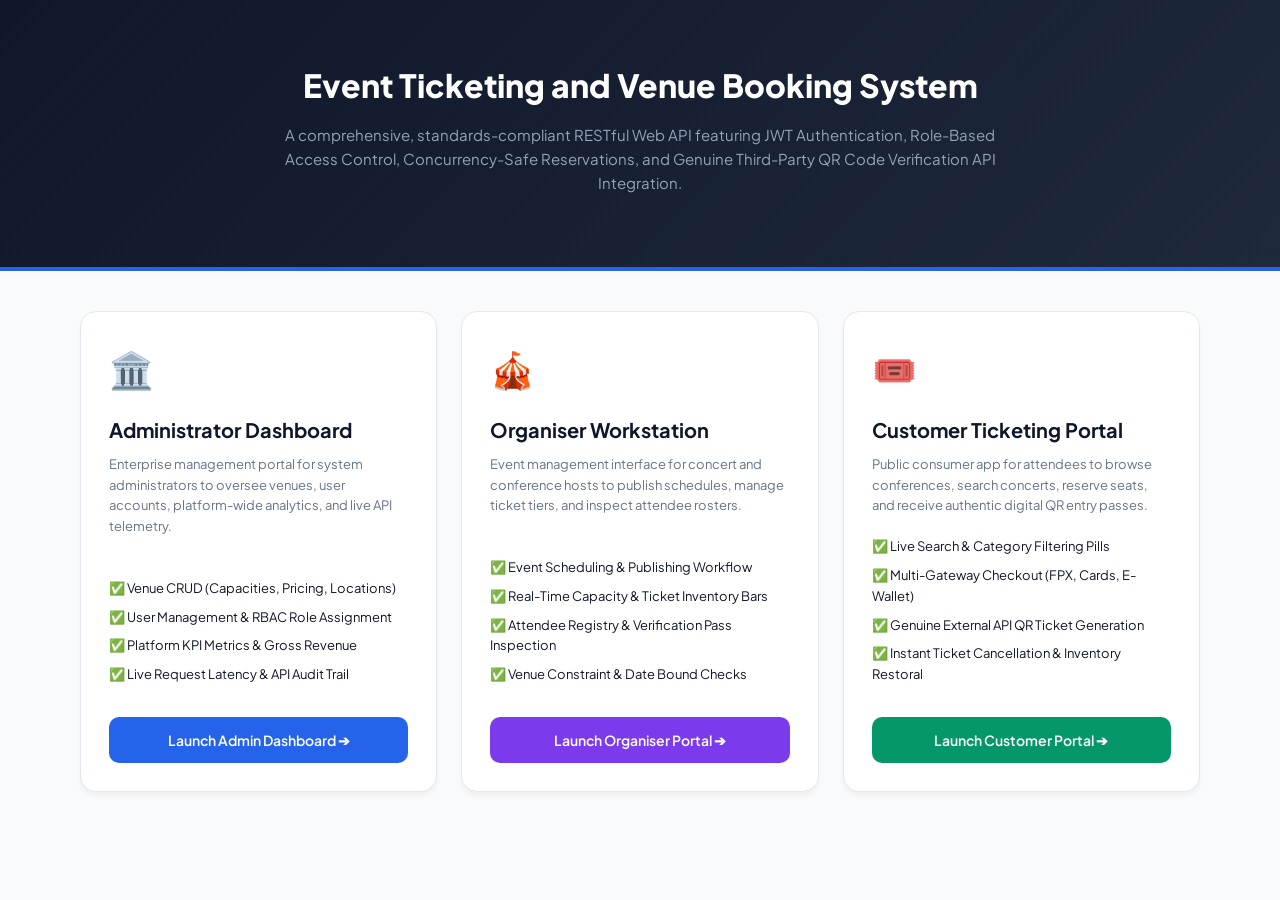
<file: event_ticketing_api/index.html>
<!DOCTYPE html>
<html lang="en">
<head>
    <meta charset="UTF-8">
    <meta name="viewport" content="width=device-width, initial-scale=1.0">
    <title>EventHub API - SWC3633/SWC4443 Final Project</title>
    <link href="https://fonts.googleapis.com/css2?family=Plus+Jakarta+Sans:wght@300;400;500;600;700;800&display=swap" rel="stylesheet">
    <style>
        :root {
            --primary: #2563eb;
            --bg-dark: #0f172a;
            --bg-card: #ffffff;
            --text-main: #0f172a;
            --text-muted: #64748b;
            --border: #e2e8f0;
        }
        * { box-sizing: border-box; margin: 0; padding: 0; }
        body { font-family: 'Plus Jakarta Sans', sans-serif; background: #f8fafc; color: var(--text-main); line-height: 1.6; }

        .hero {
            background: linear-gradient(135deg, #0f172a 0%, #1e293b 100%);
            color: #ffffff;
            padding: 60px 20px 48px;
            text-align: center;
            border-bottom: 4px solid var(--primary);
        }
        .hero-badge {
            display: inline-block;
            background: rgba(37, 99, 235, 0.2);
            color: #93c5fd;
            border: 1px solid rgba(147, 197, 253, 0.3);
            padding: 6px 16px;
            border-radius: 20px;
            font-size: 13px;
            font-weight: 600;
            margin-bottom: 16px;
        }
        .hero h1 { font-size: 32px; font-weight: 800; margin-bottom: 12px; }
        .hero p { max-width: 760px; margin: 0 auto 24px; color: #94a3b8; font-size: 15px; }
        
        .container { max-width: 1160px; margin: 0 auto; padding: 40px 20px; }
        
        .section-title { font-size: 20px; font-weight: 700; margin-bottom: 8px; display: flex; align-items: center; gap: 8px; }
        .section-subtitle { color: var(--text-muted); font-size: 14px; margin-bottom: 24px; }

        /* Role Cards Grid */
        .portal-grid {
            display: grid;
            grid-template-columns: repeat(auto-fit, minmax(320px, 1fr));
            gap: 24px;
            margin-bottom: 48px;
        }
        .portal-card {
            background: #ffffff;
            border-radius: 16px;
            border: 1px solid var(--border);
            padding: 28px;
            box-shadow: 0 4px 6px -1px rgba(0,0,0,0.05);
            display: flex;
            flex-direction: column;
            transition: all 0.2s ease;
        }
        .portal-card:hover {
            transform: translateY(-4px);
            box-shadow: 0 16px 24px -6px rgba(0,0,0,0.1);
        }
        .portal-icon {
            font-size: 36px;
            margin-bottom: 16px;
        }
        .student-tag {
            font-size: 12px;
            font-weight: 700;
            text-transform: uppercase;
            padding: 4px 10px;
            border-radius: 20px;
            display: inline-block;
            margin-bottom: 12px;
            width: fit-content;
        }
        .tag-s1 { background: #dbeafe; color: #1d4ed8; }
        .tag-s2 { background: #f3e8ff; color: #7c3aed; }
        .tag-s3 { background: #dcfce7; color: #15803d; }
        
        .portal-card h3 { font-size: 20px; font-weight: 700; margin-bottom: 8px; }
        .portal-desc { font-size: 13px; color: var(--text-muted); margin-bottom: 20px; flex: 1; }
        .features-list { list-style: none; margin-bottom: 24px; font-size: 13px; }
        .features-list li { margin-bottom: 8px; display: flex; align-items: center; gap: 8px; }

        .btn {
            display: inline-flex;
            align-items: center;
            justify-content: center;
            gap: 8px;
            padding: 12px 20px;
            border-radius: 10px;
            font-size: 14px;
            font-weight: 600;
            text-decoration: none;
            cursor: pointer;
            transition: all 0.2s;
            border: none;
        }
        .btn-primary { background: var(--primary); color: #fff; }
        .btn-primary:hover { background: #1d4ed8; }
        .btn-purple { background: #7c3aed; color: #fff; }
        .btn-purple:hover { background: #6d28d9; }
        .btn-green { background: #059669; color: #fff; }
        .btn-green:hover { background: #047857; }
        
    </style>
</head>
<body>
    <header class="hero">
        <h1>Event Ticketing and Venue Booking System</h1>
        <p>A comprehensive, standards-compliant RESTful Web API featuring JWT Authentication, Role-Based Access Control, Concurrency-Safe Reservations, and Genuine Third-Party QR Code Verification API Integration.</p>
    </header>

    <div class="container">
        <div class="portal-grid">
            <!-- Administrator Portal -->
            <div class="portal-card">
                <div class="portal-icon">🏛️</div>
                <h3>Administrator Dashboard</h3>
                <p class="portal-desc">Enterprise management portal for system administrators to oversee venues, user accounts, platform-wide analytics, and live API telemetry.</p>
                <ul class="features-list">
                    <li>✅ Venue CRUD (Capacities, Pricing, Locations)</li>
                    <li>✅ User Management & RBAC Role Assignment</li>
                    <li>✅ Platform KPI Metrics & Gross Revenue</li>
                    <li>✅ Live Request Latency & API Audit Trail</li>
                </ul>
                <a href="frontends/admin/login.html" class="btn btn-primary">Launch Admin Dashboard ➔</a>
            </div>

            <!-- Organiser Portal -->
            <div class="portal-card">
                <div class="portal-icon">🎪</div>
                <h3>Organiser Workstation</h3>
                <p class="portal-desc">Event management interface for concert and conference hosts to publish schedules, manage ticket tiers, and inspect attendee rosters.</p>
                <ul class="features-list">
                    <li>✅ Event Scheduling & Publishing Workflow</li>
                    <li>✅ Real-Time Capacity & Ticket Inventory Bars</li>
                    <li>✅ Attendee Registry & Verification Pass Inspection</li>
                    <li>✅ Venue Constraint & Date Bound Checks</li>
                </ul>
                <a href="frontends/organiser/login.html" class="btn btn-purple">Launch Organiser Portal ➔</a>
            </div>

            <!-- Customer Portal -->
            <div class="portal-card">
                <div class="portal-icon">🎟️</div>
                <h3>Customer Ticketing Portal</h3>
                <p class="portal-desc">Public consumer app for attendees to browse conferences, search concerts, reserve seats, and receive authentic digital QR entry passes.</p>
                <ul class="features-list">
                    <li>✅ Live Search & Category Filtering Pills</li>
                    <li>✅ Multi-Gateway Checkout (FPX, Cards, E-Wallet)</li>
                    <li>✅ Genuine External API QR Ticket Generation</li>
                    <li>✅ Instant Ticket Cancellation & Inventory Restoral</li>
                </ul>
                <a href="frontends/customer/index.html" class="btn btn-green">Launch Customer Portal ➔</a>
            </div>
        </div>
    </div>
</body>
</html>
</file>
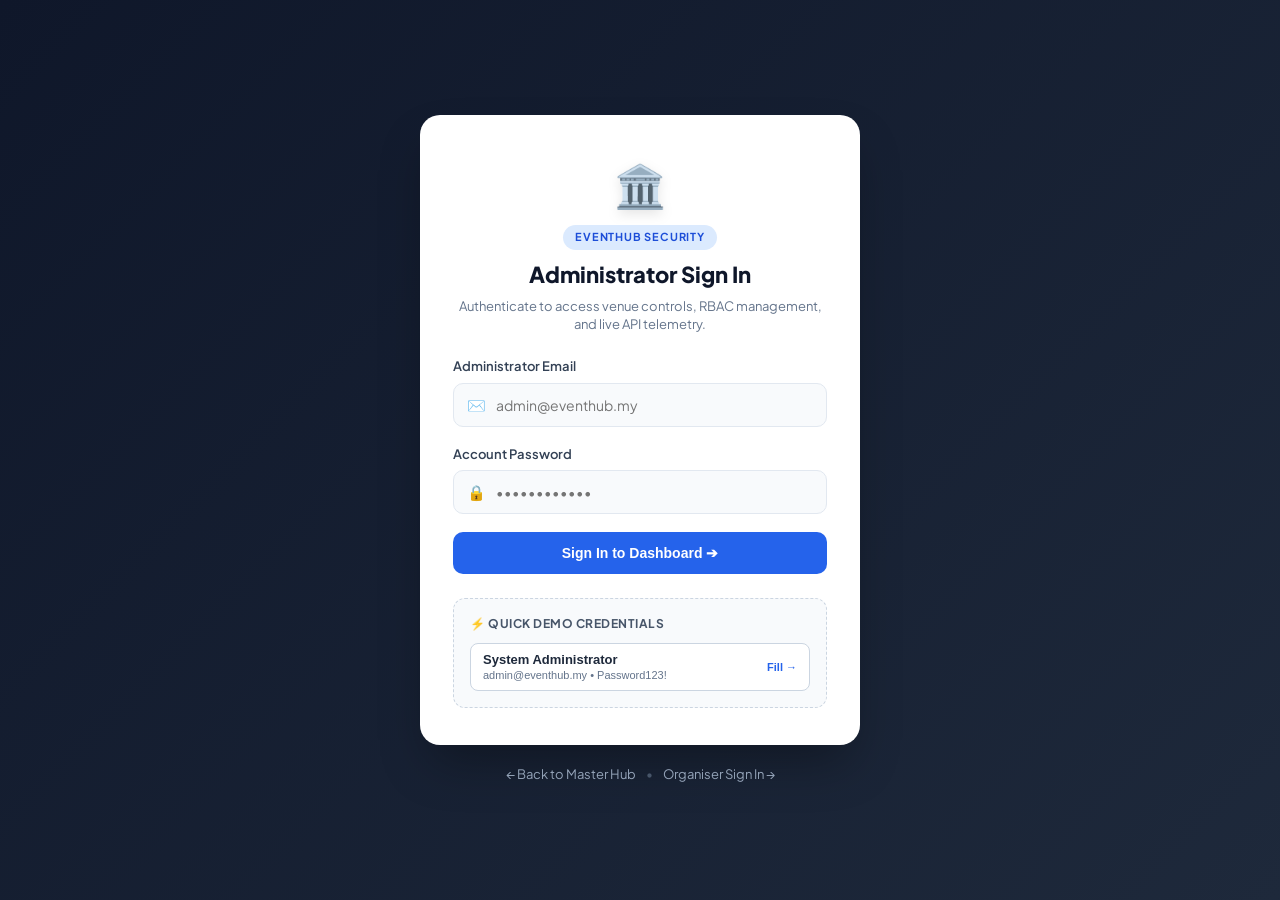
<file: event_ticketing_api/frontends/admin/index.html>
<!DOCTYPE html>
<html lang="en">
<head>
    <meta charset="UTF-8">
    <meta name="viewport" content="width=device-width, initial-scale=1.0">
    <title>EventHub - Administrator Dashboard</title>
    <link href="https://fonts.googleapis.com/css2?family=Plus+Jakarta+Sans:wght@300;400;500;600;700&display=swap" rel="stylesheet">
    <link rel="stylesheet" href="style.css">
</head>
<body>
    <div id="app" class="app-layout">
        <!-- Sidebar -->
        <aside class="sidebar">
            <div class="brand">
                <div class="brand-icon">🏛️</div>
                <div class="brand-text">
                    <h2>EventHub</h2>
                    <span>Admin Control Center</span>
                </div>
            </div>

            <nav class="sidebar-nav">
                <a href="#dashboard" class="nav-item active" data-tab="dashboard">
                    <span class="icon">📊</span> Overview & KPIs
                </a>
                <a href="#venues" class="nav-item" data-tab="venues">
                    <span class="icon">🏢</span> Venues Management
                </a>
                <a href="#users" class="nav-item" data-tab="users">
                    <span class="icon">👥</span> User Accounts
                </a>
                <a href="#events" class="nav-item" data-tab="events">
                    <span class="icon">🎪</span> Global Events Moderation
                </a>
                <a href="#logs" class="nav-item" data-tab="logs">
                    <span class="icon">📜</span> Live API Audit Logs
                </a>
            </nav>

            <div class="sidebar-footer">
                <div class="user-pill">
                    <div class="user-avatar" id="admin-initials">SA</div>
                    <div class="user-info">
                        <strong id="admin-name">System Administrator</strong>
                        <small id="admin-email">admin@eventhub.my</small>
                    </div>
                </div>
                <button class="btn btn-outline-danger btn-sm w-full mt-2" onclick="logoutAdmin()">Sign Out</button>
            </div>
        </aside>

        <!-- Main Content Area -->
        <main class="main-content">
            <!-- Top Navbar -->
            <header class="topbar">
                <div class="topbar-left">
                    <h1 id="page-title">Executive Dashboard</h1>
                    <p class="subtitle">Real-time metrics and central system administration</p>
                </div>
                <div class="topbar-right">
                    <div class="badge-role">Role: Administrator</div>
                    <button class="btn btn-secondary btn-sm" onclick="reloadCurrentTab()">🔄 Refresh Data</button>
                    <a href="../../index.html" class="btn btn-outline btn-sm">Master Hub ↗</a>
                </div>
            </header>

            <!-- Dashboard Tab -->
            <section id="tab-dashboard" class="tab-pane active">
                <div class="metrics-grid">
                    <div class="metric-card">
                        <div class="metric-icon bg-blue">💰</div>
                        <div class="metric-data">
                            <span class="label">Gross Ticket Revenue</span>
                            <h3 id="stat-revenue">RM 0.00</h3>
                        </div>
                    </div>
                    <div class="metric-card">
                        <div class="metric-icon bg-purple">🎟️</div>
                        <div class="metric-data">
                            <span class="label">Tickets Reserved</span>
                            <h3 id="stat-tickets">0</h3>
                        </div>
                    </div>
                    <div class="metric-card">
                        <div class="metric-icon bg-green">🎪</div>
                        <div class="metric-data">
                            <span class="label">Total Events</span>
                            <h3 id="stat-events">0</h3>
                        </div>
                    </div>
                    <div class="metric-card">
                        <div class="metric-icon bg-amber">🏢</div>
                        <div class="metric-data">
                            <span class="label">Active Venues</span>
                            <h3 id="stat-venues">0</h3>
                        </div>
                    </div>
                </div>

                <div class="grid-2-col mt-4">
                    <div class="card">
                        <div class="card-header">
                            <h3>Recent Confirmed Bookings</h3>
                        </div>
                        <div class="card-body">
                            <div class="table-responsive">
                                <table class="data-table" id="recent-bookings-table">
                                    <thead>
                                        <tr>
                                            <th>Ref</th>
                                            <th>Customer</th>
                                            <th>Event</th>
                                            <th>Qty</th>
                                            <th>Amount</th>
                                        </tr>
                                    </thead>
                                    <tbody id="recent-bookings-body">
                                        <tr><td colspan="5" class="text-center">Loading transactions...</td></tr>
                                    </tbody>
                                </table>
                            </div>
                        </div>
                    </div>

                    <div class="card">
                        <div class="card-header">
                            <h3>System Health & Architecture</h3>
                        </div>
                        <div class="card-body">
                            <ul class="system-specs">
                                <li><strong>RESTful API Protocol:</strong> HTTP/1.1 with JSON Exchange</li>
                                <li><strong>Security Layer:</strong> JWT HMAC-SHA256 & Role Scoping</li>
                                <li><strong>Database Engine:</strong> MySQL 8 / MariaDB (Dual PDO Fallback)</li>
                                <li><strong>Third-Party Integration:</strong> External QR Code Verification API</li>
                                <li><strong>Active Rate Limiter:</strong> 100 requests/minute per client IP</li>
                            </ul>
                            <div class="alert-box success mt-3">
                                🟢 All micro-services and database connection pools are operational.
                            </div>
                        </div>
                    </div>
                </div>
            </section>

            <!-- Venues Tab -->
            <section id="tab-venues" class="tab-pane">
                <div class="card">
                    <div class="card-header flex-between">
                        <div>
                            <h3>Registered Venues & Facilities</h3>
                            <p class="card-subtitle">Manage physical auditoriums, capacities, and rates</p>
                        </div>
                        <button class="btn btn-primary" onclick="openAddVenueModal()">+ Add New Venue</button>
                    </div>
                    <div class="card-body">
                        <div class="table-responsive">
                            <table class="data-table">
                                <thead>
                                    <tr>
                                        <th>ID</th>
                                        <th>Venue Name</th>
                                        <th>City</th>
                                        <th>Max Capacity</th>
                                        <th>Hourly Rate</th>
                                        <th>Contact Email</th>
                                        <th>Actions</th>
                                    </tr>
                                </thead>
                                <tbody id="venues-table-body">
                                    <tr><td colspan="7" class="text-center">Loading venues...</td></tr>
                                </tbody>
                            </table>
                        </div>
                    </div>
                </div>
            </section>

            <!-- Users Tab -->
            <section id="tab-users" class="tab-pane">
                <div class="card">
                    <div class="card-header flex-between">
                        <div>
                            <h3>User Accounts & Role Permissions</h3>
                            <p class="card-subtitle">Manage administrative, organiser, and customer access</p>
                        </div>
                        <button class="btn btn-primary" onclick="openAddUserModal()">+ Register Account</button>
                    </div>
                    <div class="card-body">
                        <div class="filter-bar mb-3">
                            <label>Filter by Role:</label>
                            <select id="user-role-filter" class="form-input w-auto" onchange="loadUsers()">
                                <option value="">All Roles</option>
                                <option value="admin">Administrators</option>
                                <option value="organiser">Organisers</option>
                                <option value="customer">Customers</option>
                            </select>
                        </div>
                        <div class="table-responsive">
                            <table class="data-table">
                                <thead>
                                    <tr>
                                        <th>ID</th>
                                        <th>Full Name</th>
                                        <th>Email Address</th>
                                        <th>Role</th>
                                        <th>Phone</th>
                                        <th>Actions</th>
                                    </tr>
                                </thead>
                                <tbody id="users-table-body">
                                    <tr><td colspan="6" class="text-center">Loading users...</td></tr>
                                </tbody>
                            </table>
                        </div>
                    </div>
                </div>
            </section>

            <!-- Events Tab -->
            <section id="tab-events" class="tab-pane">
                <div class="card">
                    <div class="card-header">
                        <h3>Global Events Moderation</h3>
                        <p class="card-subtitle">System-wide monitoring of scheduled conferences and shows</p>
                    </div>
                    <div class="card-body">
                        <div class="table-responsive">
                            <table class="data-table">
                                <thead>
                                    <tr>
                                        <th>ID</th>
                                        <th>Title</th>
                                        <th>Category</th>
                                        <th>Venue</th>
                                        <th>Organiser</th>
                                        <th>Price</th>
                                        <th>Tickets (Avail/Total)</th>
                                        <th>Status</th>
                                    </tr>
                                </thead>
                                <tbody id="events-table-body">
                                    <tr><td colspan="8" class="text-center">Loading events...</td></tr>
                                </tbody>
                            </table>
                        </div>
                    </div>
                </div>
            </section>

            <!-- Logs Tab -->
            <section id="tab-logs" class="tab-pane">
                <div class="card">
                    <div class="card-header">
                        <h3>Real-Time API Audit & Latency Trail</h3>
                        <p class="card-subtitle">Monitors HTTP status codes, response latency, and IP telemetry</p>
                    </div>
                    <div class="card-body">
                        <div class="table-responsive">
                            <table class="data-table">
                                <thead>
                                    <tr>
                                        <th>Timestamp</th>
                                        <th>HTTP Method</th>
                                        <th>URI Endpoint</th>
                                        <th>Status</th>
                                        <th>User ID</th>
                                        <th>Latency (ms)</th>
                                        <th>Client IP</th>
                                    </tr>
                                </thead>
                                <tbody id="logs-table-body">
                                    <tr><td colspan="7" class="text-center">Loading audit trail...</td></tr>
                                </tbody>
                            </table>
                        </div>
                    </div>
                </div>
            </section>
        </main>
    </div>

    <!-- Modal: Add/Edit Venue -->
    <div id="venue-modal" class="modal-overlay hidden">
        <div class="modal-box">
            <div class="modal-header">
                <h3 id="venue-modal-title">Register New Venue</h3>
                <button class="btn-close" onclick="closeVenueModal()">✕</button>
            </div>
            <form id="venue-form" onsubmit="handleVenueSubmit(event)">
                <input type="hidden" id="venue-id">
                <div class="form-group">
                    <label>Venue Name *</label>
                    <input type="text" id="venue-name" class="form-input" required placeholder="e.g. Grand Plenary Hall">
                </div>
                <div class="form-group">
                    <label>Street Address *</label>
                    <input type="text" id="venue-address" class="form-input" required placeholder="e.g. Jalan Shamelin Perkasa">
                </div>
                <div class="grid-2-col">
                    <div class="form-group">
                        <label>City *</label>
                        <input type="text" id="venue-city" class="form-input" required placeholder="e.g. Kuala Lumpur">
                    </div>
                    <div class="form-group">
                        <label>Max Seating Capacity *</label>
                        <input type="number" id="venue-capacity" class="form-input" required min="10" placeholder="1000">
                    </div>
                </div>
                <div class="grid-2-col">
                    <div class="form-group">
                        <label>Contact Email *</label>
                        <input type="email" id="venue-email" class="form-input" required placeholder="venue@example.com">
                    </div>
                    <div class="form-group">
                        <label>Contact Phone *</label>
                        <input type="text" id="venue-phone" class="form-input" required placeholder="+6012-3456789">
                    </div>
                </div>
                <div class="form-group">
                    <label>Hourly Rental Rate (RM) *</label>
                    <input type="number" id="venue-rate" class="form-input" required min="0" step="0.01" placeholder="350.00">
                </div>
                <div class="modal-actions">
                    <button type="button" class="btn btn-secondary" onclick="closeVenueModal()">Cancel</button>
                    <button type="submit" class="btn btn-primary" id="venue-submit-btn">Save Venue</button>
                </div>
            </form>
        </div>
    </div>

    <!-- Modal: Add User -->
    <div id="user-modal" class="modal-overlay hidden">
        <div class="modal-box">
            <div class="modal-header">
                <h3>Create User Account</h3>
                <button class="btn-close" onclick="closeUserModal()">✕</button>
            </div>
            <form id="user-form" onsubmit="handleUserSubmit(event)">
                <div class="form-group">
                    <label>Full Name *</label>
                    <input type="text" id="user-fullname" class="form-input" required placeholder="e.g. Muhammad Farhan">
                </div>
                <div class="form-group">
                    <label>Email Address *</label>
                    <input type="email" id="user-email" class="form-input" required placeholder="farhan@example.com">
                </div>
                <div class="grid-2-col">
                    <div class="form-group">
                        <label>Role Assignment *</label>
                        <select id="user-role" class="form-input" required>
                            <option value="customer">Customer</option>
                            <option value="organiser">Organiser</option>
                            <option value="admin">Administrator</option>
                        </select>
                    </div>
                    <div class="form-group">
                        <label>Phone Number</label>
                        <input type="text" id="user-phone" class="form-input" placeholder="+6011-22334455">
                    </div>
                </div>
                <div class="form-group">
                    <label>Initial Password *</label>
                    <input type="password" id="user-password" class="form-input" required minlength="6" placeholder="Min 6 characters">
                </div>
                <div class="modal-actions">
                    <button type="button" class="btn btn-secondary" onclick="closeUserModal()">Cancel</button>
                    <button type="submit" class="btn btn-primary">Create Account</button>
                </div>
            </form>
        </div>
    </div>

    <script src="../../shared/js/api-client.js"></script>
    <script src="app.js"></script>
</body>
</html>
</file>
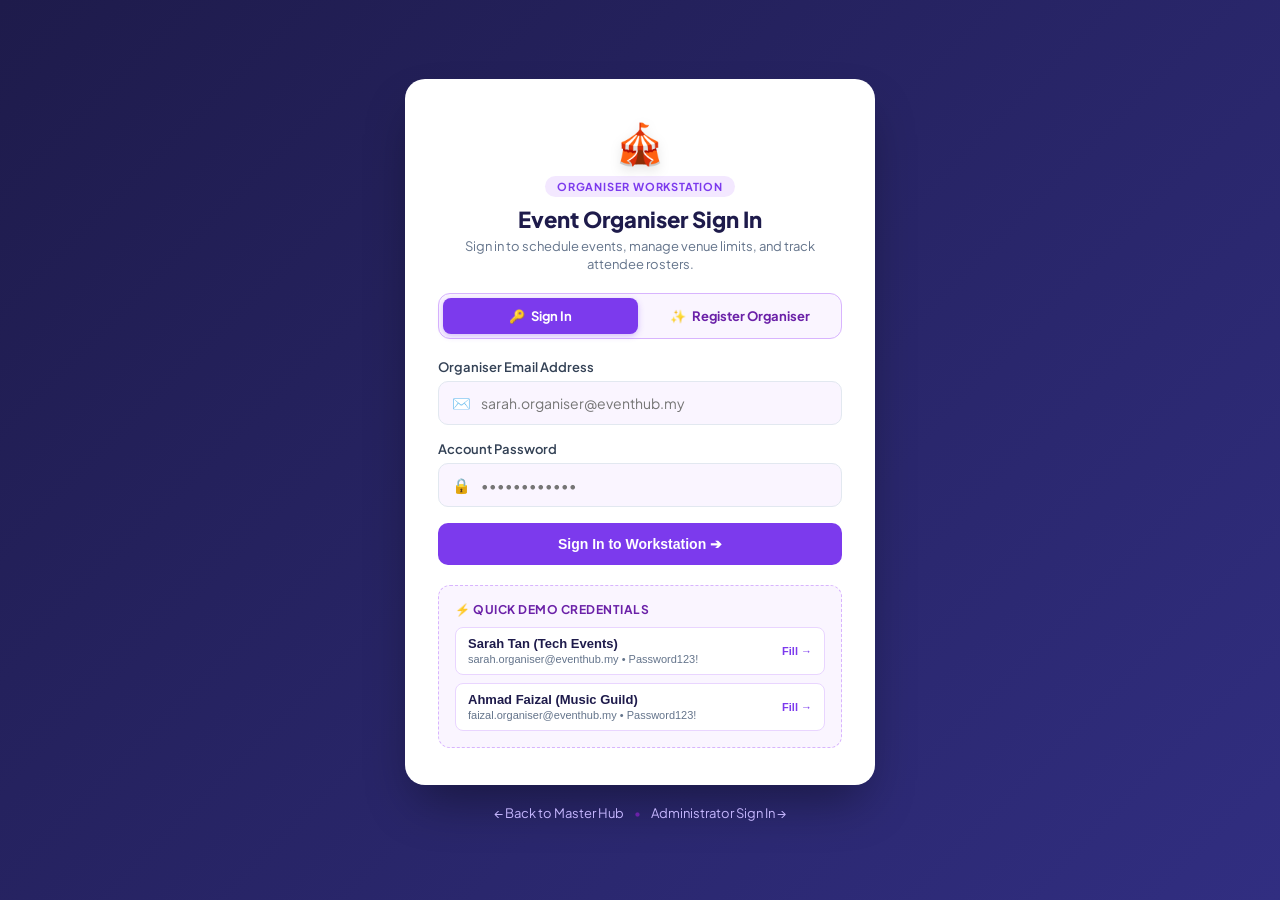
<file: event_ticketing_api/frontends/organiser/index.html>
<!DOCTYPE html>
<html lang="en">
<head>
    <meta charset="UTF-8">
    <meta name="viewport" content="width=device-width, initial-scale=1.0">
    <title>EventHub - Organiser Workstation</title>
    <link href="https://fonts.googleapis.com/css2?family=Plus+Jakarta+Sans:wght@300;400;500;600;700&display=swap" rel="stylesheet">
    <link rel="stylesheet" href="style.css">
</head>
<body>
    <div id="app" class="app-layout">
        <!-- Sidebar -->
        <aside class="sidebar">
            <div class="brand">
                <div class="brand-icon">🎪</div>
                <div class="brand-text">
                    <h2>EventHub</h2>
                    <span>Organiser Workstation</span>
                </div>
            </div>

            <nav class="sidebar-nav">
                <a href="#events" class="nav-item active" data-tab="events">
                    <span class="icon">📅</span> My Hosted Events
                </a>
                <a href="#create" class="nav-item" data-tab="create">
                    <span class="icon">➕</span> Schedule New Event
                </a>
                <a href="#roster" class="nav-item" data-tab="roster">
                    <span class="icon">🎟️</span> Attendee Bookings Roster
                </a>
            </nav>

            <div class="sidebar-footer">
                <div class="user-pill">
                    <div class="user-avatar" id="organiser-initials">ST</div>
                    <div class="user-info">
                        <strong id="organiser-name">Sarah Tan</strong>
                        <small id="organiser-email">sarah.organiser@eventhub.my</small>
                    </div>
                </div>
                <button class="btn btn-outline-danger btn-sm w-full mt-2" onclick="logoutOrganiser()">Sign Out</button>
            </div>
        </aside>

        <!-- Main Content -->
        <main class="main-content">
            <header class="topbar">
                <div class="topbar-left">
                    <h1 id="page-title">My Hosted Events</h1>
                    <p class="subtitle">Monitor ticket sales, configure schedules, and manage attendees</p>
                </div>
                <div class="topbar-right">
                    <div class="badge-role">Role: Event Organiser</div>
                    <button class="btn btn-primary btn-sm" onclick="switchTab('create')">+ Schedule Event</button>
                    <a href="../../index.html" class="btn btn-outline btn-sm">Master Hub ↗</a>
                </div>
            </header>

            <!-- Tab: My Events -->
            <section id="tab-events" class="tab-pane active">
                <div class="events-grid" id="my-events-grid">
                    <div class="loading-state">Loading your hosted events...</div>
                </div>
            </section>

            <!-- Tab: Create / Edit Event -->
            <section id="tab-create" class="tab-pane">
                <div class="card max-w-700">
                    <div class="card-header">
                        <h3 id="form-event-title">Schedule New Event</h3>
                        <p class="card-subtitle">Broadcast your conference, show, or workshop to thousands</p>
                    </div>
                    <div class="card-body">
                        <form id="event-form" onsubmit="handleEventSubmit(event)">
                            <input type="hidden" id="event-id">
                            <div class="form-group">
                                <label>Event Title *</label>
                                <input type="text" id="event-title" class="form-input" required placeholder="e.g. NextGen Web & API Conference 2026">
                            </div>
                            <div class="form-group">
                                <label>Detailed Description *</label>
                                <textarea id="event-desc" class="form-input" rows="4" required placeholder="Describe speakers, agenda, and key takeaways..."></textarea>
                            </div>
                            <div class="grid-2-col">
                                <div class="form-group">
                                    <label>Event Category *</label>
                                    <select id="event-category" class="form-input" required>
                                        <option value="">Select Category</option>
                                    </select>
                                </div>
                                <div class="form-group">
                                    <label>Venue Location *</label>
                                    <select id="event-venue" class="form-input" required onchange="handleVenueChange()">
                                        <option value="">Select Venue</option>
                                    </select>
                                </div>
                            </div>
                            <div class="grid-2-col">
                                <div class="form-group">
                                    <label>Start Time *</label>
                                    <input type="datetime-local" id="event-start" class="form-input" required>
                                </div>
                                <div class="form-group">
                                    <label>End Time *</label>
                                    <input type="datetime-local" id="event-end" class="form-input" required>
                                </div>
                            </div>
                            <div class="grid-2-col">
                                <div class="form-group">
                                    <label>Ticket Price (RM) *</label>
                                    <input type="number" id="event-price" class="form-input" required min="0" step="0.01" placeholder="99.00">
                                </div>
                                <div class="form-group">
                                    <label>Total Ticket Capacity * <span id="venue-cap-hint" class="hint"></span></label>
                                    <input type="number" id="event-capacity" class="form-input" required min="1" placeholder="500">
                                </div>
                            </div>
                            <div class="form-group">
                                <label>Promotional Banner Image URL</label>
                                <input type="url" id="event-banner" class="form-input" placeholder="https://images.unsplash.com/photo-..." oninput="previewEventImage(this.value)">
                                <small class="hint" style="display:block;margin-top:6px;color:#64748b;font-size:12px;line-height:1.4;">
                                    💡 <strong>Must be a direct image link</strong> (e.g. ends in <code>.jpg</code>, <code>.png</code>, <code>.webp</code> or image CDN link).<br>
                                    <em>How to get it:</em> Right-click any photo online and select <strong>"Copy Image Address"</strong> (or <em>"Salin alamat imej"</em>). Do not paste an article/webpage URL.
                                </small>
                                <div id="image-preview-container" style="margin-top:10px;display:none;">
                                    <span style="font-size:12px;font-weight:600;color:#475569;">Live Image Preview:</span>
                                    <div style="width:100%;max-width:340px;height:160px;border-radius:8px;overflow:hidden;border:1px solid #cbd5e1;margin-top:4px;background:#f8fafc;display:flex;align-items:center;justify-content:center;">
                                        <img id="image-preview" src="" alt="Image Preview" style="width:100%;height:100%;object-fit:cover;" onerror="handleImagePreviewError()">
                                    </div>
                                    <small id="image-preview-status" style="font-size:12px;font-weight:500;margin-top:4px;display:block;"></small>
                                </div>
                            </div>
                            <div class="form-actions">
                                <button type="button" class="btn btn-secondary" onclick="switchTab('events')">Cancel</button>
                                <button type="submit" class="btn btn-primary" id="event-save-btn">Publish Event</button>
                            </div>
                        </form>
                    </div>
                </div>
            </section>

            <!-- Tab: Attendee Roster -->
            <section id="tab-roster" class="tab-pane">
                <div class="card">
                    <div class="card-header">
                        <h3>Confirmed Attendee & Ticket Registry</h3>
                        <p class="card-subtitle">Real-time attendee list and verification QR tokens</p>
                    </div>
                    <div class="card-body">
                        <div class="table-responsive">
                            <table class="data-table">
                                <thead>
                                    <tr>
                                        <th>Ref Code</th>
                                        <th>Attendee Name</th>
                                        <th>Event Title</th>
                                        <th>Qty</th>
                                        <th>Total Paid</th>
                                        <th>Status</th>
                                        <th>Verification QR</th>
                                    </tr>
                                </thead>
                                <tbody id="roster-table-body">
                                    <tr><td colspan="7" class="text-center">Loading attendee registry...</td></tr>
                                </tbody>
                            </table>
                        </div>
                    </div>
                </div>
            </section>
        </main>
    </div>

    <!-- QR Code Preview Modal -->
    <div id="qr-modal" class="modal-overlay hidden">
        <div class="modal-box text-center">
            <div class="modal-header">
                <h3>External Ticket Verification Pass</h3>
                <button class="btn-close" onclick="closeQrModal()">✕</button>
            </div>
            <div class="p-4">
                <img id="qr-preview-img" src="" alt="Ticket QR Code" style="width:200px;height:200px;border-radius:12px;border:1px solid #cbd5e1;box-shadow:0 4px 6px rgba(0,0,0,0.05);margin:0 auto 16px;">
                <p><strong>Booking Ref:</strong> <span id="qr-modal-ref"></span></p>
                <small class="text-muted">Generated by genuine external API service (QRServer)</small>
            </div>
            <div class="modal-actions" style="justify-content:center;">
                <button class="btn btn-primary" onclick="closeQrModal()">Done</button>
            </div>
        </div>
    </div>

    <script src="../../shared/js/api-client.js"></script>
    <script src="app.js"></script>
</body>
</html>
</file>
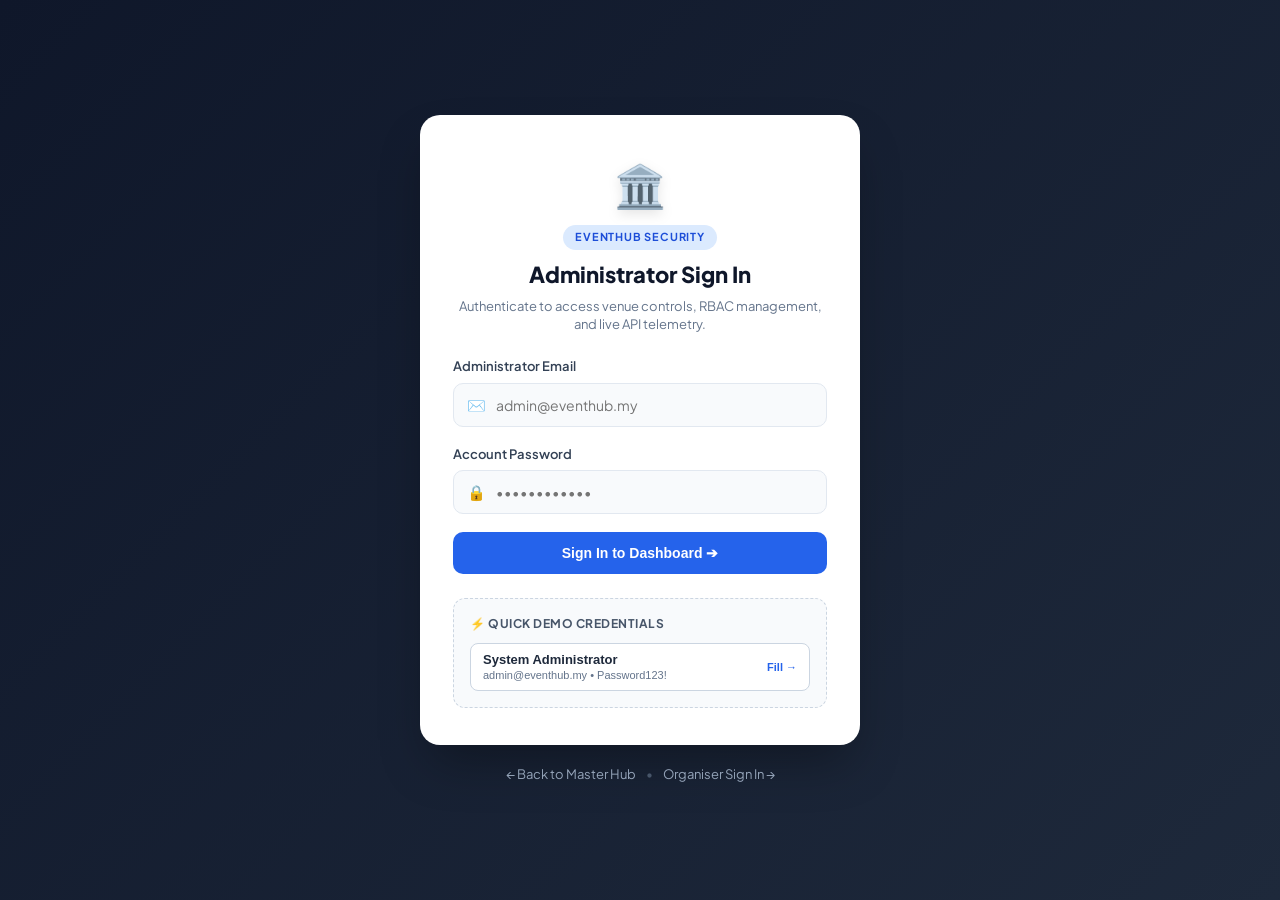
<file: event_ticketing_api/frontends/admin/login.html>
<!DOCTYPE html>
<html lang="en">
<head>
    <meta charset="UTF-8">
    <meta name="viewport" content="width=device-width, initial-scale=1.0">
    <title>EventHub - Administrator Sign In</title>
    <link href="https://fonts.googleapis.com/css2?family=Plus+Jakarta+Sans:wght@300;400;500;600;700;800&display=swap" rel="stylesheet">
    <link rel="stylesheet" href="style.css">
    <style>
        body {
            background: linear-gradient(135deg, #0f172a 0%, #1e293b 100%);
            min-height: 100vh;
            display: flex;
            align-items: center;
            justify-content: center;
            padding: 24px;
            color: #0f172a;
        }
        .login-wrapper {
            width: 100%;
            max-width: 440px;
        }
        .login-card {
            background: #ffffff;
            border-radius: 20px;
            box-shadow: 0 25px 50px -12px rgba(0, 0, 0, 0.35);
            padding: 36px 32px;
            border: 1px solid rgba(255, 255, 255, 0.1);
        }
        .login-brand {
            text-align: center;
            margin-bottom: 24px;
        }
        .login-icon {
            font-size: 42px;
            display: inline-block;
            margin-bottom: 8px;
            filter: drop-shadow(0 4px 6px rgba(0,0,0,0.1));
        }
        .login-badge {
            display: inline-block;
            font-size: 11px;
            font-weight: 700;
            text-transform: uppercase;
            letter-spacing: 0.8px;
            background: #dbeafe;
            color: #1d4ed8;
            padding: 4px 12px;
            border-radius: 20px;
            margin-bottom: 8px;
        }
        .login-title {
            font-size: 22px;
            font-weight: 800;
            color: #0f172a;
            margin-bottom: 6px;
        }
        .login-subtitle {
            font-size: 13px;
            color: #64748b;
            line-height: 1.4;
        }
        .form-group {
            margin-bottom: 18px;
            text-align: left;
        }
        .form-group label {
            display: block;
            font-size: 13px;
            font-weight: 600;
            color: #334155;
            margin-bottom: 6px;
        }
        .input-with-icon {
            position: relative;
        }
        .input-icon {
            position: absolute;
            left: 14px;
            top: 50%;
            transform: translateY(-50%);
            font-size: 15px;
            color: #94a3b8;
        }
        .form-control {
            width: 100%;
            padding: 12px 14px 12px 42px;
            border: 1.5px solid #e2e8f0;
            border-radius: 10px;
            font-size: 14px;
            font-family: inherit;
            transition: all 0.2s;
            background: #f8fafc;
        }
        .form-control:focus {
            outline: none;
            border-color: #2563eb;
            background: #ffffff;
            box-shadow: 0 0 0 3px rgba(37, 99, 235, 0.15);
        }
        .btn-submit {
            width: 100%;
            padding: 13px;
            background: #2563eb;
            color: #ffffff;
            border: none;
            border-radius: 10px;
            font-size: 14px;
            font-weight: 700;
            cursor: pointer;
            transition: all 0.2s;
            display: flex;
            align-items: center;
            justify-content: center;
            gap: 8px;
            margin-top: 6px;
        }
        .btn-submit:hover:not(:disabled) {
            background: #1d4ed8;
            transform: translateY(-1px);
            box-shadow: 0 8px 16px -4px rgba(37, 99, 235, 0.3);
        }
        .btn-submit:disabled {
            opacity: 0.7;
            cursor: not-allowed;
        }
        .alert-box {
            padding: 12px 14px;
            border-radius: 10px;
            font-size: 13px;
            margin-bottom: 18px;
            display: none;
            line-height: 1.4;
        }
        .alert-danger {
            background: #fef2f2;
            border: 1px solid #fecaca;
            color: #991b1b;
        }
        .alert-success {
            background: #ecfdf5;
            border: 1px solid #a7f3d0;
            color: #065f46;
        }
        .alert-info {
            background: #eff6ff;
            border: 1px solid #bfdbfe;
            color: #1e40af;
        }
        .demo-credentials-box {
            margin-top: 24px;
            padding: 16px;
            background: #f8fafc;
            border: 1px dashed #cbd5e1;
            border-radius: 12px;
            text-align: left;
        }
        .demo-header {
            display: flex;
            align-items: center;
            justify-content: space-between;
            margin-bottom: 10px;
        }
        .demo-header span {
            font-size: 12px;
            font-weight: 700;
            color: #475569;
            text-transform: uppercase;
            letter-spacing: 0.5px;
        }
        .demo-btn {
            background: #ffffff;
            border: 1px solid #cbd5e1;
            padding: 8px 12px;
            border-radius: 8px;
            width: 100%;
            text-align: left;
            cursor: pointer;
            transition: all 0.15s;
            display: flex;
            align-items: center;
            justify-content: space-between;
        }
        .demo-btn:hover {
            border-color: #2563eb;
            background: #f0f7ff;
        }
        .demo-btn strong {
            display: block;
            font-size: 13px;
            color: #1e293b;
        }
        .demo-btn small {
            font-size: 11px;
            color: #64748b;
        }
        .demo-btn .badge-click {
            font-size: 11px;
            color: #2563eb;
            font-weight: 600;
        }
        .footer-nav {
            text-align: center;
            margin-top: 20px;
            font-size: 13px;
        }
        .footer-nav a {
            color: #94a3b8;
            text-decoration: none;
            transition: color 0.15s;
        }
        .footer-nav a:hover {
            color: #ffffff;
        }
        .footer-nav .divider {
            color: #475569;
            margin: 0 8px;
        }
    </style>
</head>
<body>
    <div class="login-wrapper">
        <div class="login-card">
            <div class="login-brand">
                <span class="login-icon">🏛️</span><br>
                <span class="login-badge">EventHub Security</span>
                <h1 class="login-title">Administrator Sign In</h1>
                <p class="login-subtitle">Authenticate to access venue controls, RBAC management, and live API telemetry.</p>
            </div>

            <!-- Existing Session Banner -->
            <div id="session-banner" class="alert-box alert-info">
                <div>You are already signed in as <strong id="session-name">Admin</strong>.</div>
                <div style="margin-top: 8px; display: flex; gap: 8px;">
                    <a href="index.html" class="btn btn-primary btn-sm" style="flex:1; text-align:center;">Enter Dashboard ➔</a>
                    <button type="button" class="btn btn-outline-danger btn-sm" onclick="clearExistingSession()">Switch User</button>
                </div>
            </div>

            <!-- Alerts -->
            <div id="error-alert" class="alert-box alert-danger"></div>
            <div id="success-alert" class="alert-box alert-success"></div>

            <!-- Login Form -->
            <form id="admin-login-form" onsubmit="handleAdminLogin(event)">
                <div class="form-group">
                    <label for="admin-email">Administrator Email</label>
                    <div class="input-with-icon">
                        <span class="input-icon">✉️</span>
                        <input type="email" id="admin-email" class="form-control" placeholder="admin@eventhub.my" required autocomplete="username">
                    </div>
                </div>

                <div class="form-group">
                    <label for="admin-password">Account Password</label>
                    <div class="input-with-icon">
                        <span class="input-icon">🔒</span>
                        <input type="password" id="admin-password" class="form-control" placeholder="••••••••••••" required autocomplete="current-password">
                    </div>
                </div>

                <button type="submit" id="btn-submit-text" class="btn-submit">
                    Sign In to Dashboard ➔
                </button>
            </form>

            <!-- Quick Demo Credentials Fill -->
            <div class="demo-credentials-box">
                <div class="demo-header">
                    <span>⚡ Quick Demo Credentials</span>
                </div>
                <button type="button" class="demo-btn" onclick="fillAdminCredentials()">
                    <div>
                        <strong>System Administrator</strong>
                        <small>admin@eventhub.my &bull; Password123!</small>
                    </div>
                    <span class="badge-click">Fill &rarr;</span>
                </button>
            </div>
        </div>

        <div class="footer-nav">
            <a href="../../index.html">&larr; Back to Master Hub</a>
            <span class="divider">&bull;</span>
            <a href="../organiser/login.html">Organiser Sign In &rarr;</a>
        </div>
    </div>

    <script src="../../shared/js/api-client.js"></script>
    <script>
        document.addEventListener('DOMContentLoaded', () => {
            const token = ApiClient.getToken();
            const user = ApiClient.getUser();

            if (token && user && user.role === 'admin') {
                document.getElementById('session-banner').style.display = 'block';
                document.getElementById('session-name').textContent = user.full_name || 'System Administrator';
            }
        });

        function clearExistingSession() {
            localStorage.removeItem('eventhub_token');
            localStorage.removeItem('eventhub_user');
            document.getElementById('session-banner').style.display = 'none';
        }

        function fillAdminCredentials() {
            document.getElementById('admin-email').value = 'admin@eventhub.my';
            document.getElementById('admin-password').value = 'Password123!';
            hideAlerts();
        }

        function hideAlerts() {
            document.getElementById('error-alert').style.display = 'none';
            document.getElementById('success-alert').style.display = 'none';
        }

        async function handleAdminLogin(e) {
            e.preventDefault();
            hideAlerts();

            const email = document.getElementById('admin-email').value.trim();
            const password = document.getElementById('admin-password').value;
            const btn = document.getElementById('btn-submit-text');

            if (!email || !password) {
                showError("Please enter both email and password.");
                return;
            }

            btn.disabled = true;
            btn.innerHTML = "Authenticating with REST API...";

            try {
                const res = await ApiClient.post('auth/login', { email, password });
                
                if (!res.data || !res.data.token) {
                    throw new Error("Invalid response envelope received from server.");
                }

                // Check Role-Based Access Control
                if (res.data.user.role !== 'admin') {
                    showError(`Access Denied: This account is registered as '${res.data.user.role}'. Only users with 'admin' privileges can access this dashboard.`);
                    btn.disabled = false;
                    btn.innerHTML = "Sign In to Dashboard ➔";
                    return;
                }

                // Store credentials
                ApiClient.setSession(res.data.token, res.data.user);

                const successBox = document.getElementById('success-alert');
                successBox.textContent = `Welcome back, ${res.data.user.full_name}! Redirecting to Admin Dashboard...`;
                successBox.style.display = 'block';

                setTimeout(() => {
                    window.location.href = 'index.html';
                }, 600);

            } catch (err) {
                console.error("Login failed:", err);
                const msg = err.message || "Invalid email or password combination.";
                showError(msg);
                btn.disabled = false;
                btn.innerHTML = "Sign In to Dashboard ➔";
            }
        }

        function showError(msg) {
            const errBox = document.getElementById('error-alert');
            errBox.textContent = msg;
            errBox.style.display = 'block';
        }
    </script>
</body>
</html>
</file>
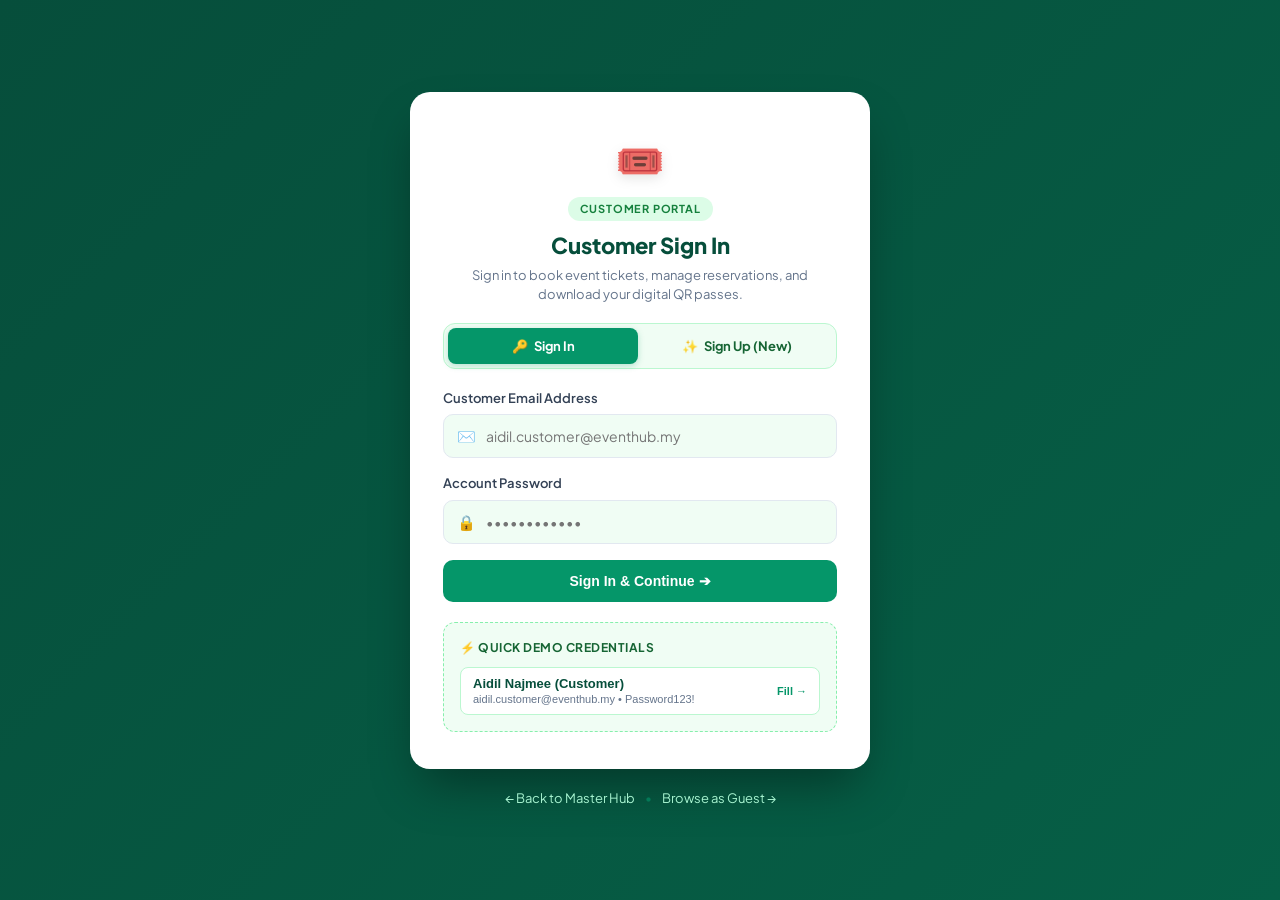
<file: event_ticketing_api/frontends/customer/login.html>
<!DOCTYPE html>
<html lang="en">
<head>
    <meta charset="UTF-8">
    <meta name="viewport" content="width=device-width, initial-scale=1.0">
    <title>EventHub - Customer Sign In &amp; Registration</title>
    <link href="https://fonts.googleapis.com/css2?family=Plus+Jakarta+Sans:wght@300;400;500;600;700;800&display=swap" rel="stylesheet">
    <link rel="stylesheet" href="style.css">
    <style>
        body {
            background: linear-gradient(135deg, #064e3b 0%, #065f46 100%);
            min-height: 100vh;
            display: flex;
            align-items: center;
            justify-content: center;
            padding: 24px;
            color: #064e3b;
        }
        .login-wrapper {
            width: 100%;
            max-width: 460px;
        }
        .login-card {
            background: #ffffff;
            border-radius: 20px;
            box-shadow: 0 25px 50px -12px rgba(0, 0, 0, 0.4);
            padding: 36px 32px;
            border: 1px solid rgba(255, 255, 255, 0.15);
        }
        .login-brand {
            text-align: center;
            margin-bottom: 20px;
        }
        .login-icon {
            font-size: 40px;
            display: inline-block;
            margin-bottom: 6px;
            filter: drop-shadow(0 4px 6px rgba(0,0,0,0.1));
        }
        .login-badge {
            display: inline-block;
            font-size: 11px;
            font-weight: 700;
            text-transform: uppercase;
            letter-spacing: 0.8px;
            background: #dcfce7;
            color: #15803d;
            padding: 4px 12px;
            border-radius: 20px;
            margin-bottom: 8px;
        }
        .login-title {
            font-size: 22px;
            font-weight: 800;
            color: #064e3b;
            margin-bottom: 4px;
        }
        .login-subtitle {
            font-size: 13px;
            color: #64748b;
            line-height: 1.4;
        }
        
        /* Auth Mode Toggle Tabs */
        .auth-toggle {
            display: flex;
            background: #f0fdf4;
            border: 1.5px solid #bbf7d0;
            border-radius: 12px;
            padding: 4px;
            margin-bottom: 20px;
            gap: 4px;
        }
        .auth-toggle-btn {
            flex: 1;
            padding: 10px;
            border: none;
            border-radius: 8px;
            font-family: inherit;
            font-size: 13px;
            font-weight: 700;
            cursor: pointer;
            transition: all 0.2s;
            background: transparent;
            color: #166534;
            display: flex;
            align-items: center;
            justify-content: center;
            gap: 6px;
        }
        .auth-toggle-btn.active {
            background: #059669;
            color: #ffffff;
            box-shadow: 0 2px 6px rgba(5, 150, 105, 0.25);
        }

        .form-group {
            margin-bottom: 16px;
            text-align: left;
        }
        .form-group label {
            display: block;
            font-size: 13px;
            font-weight: 600;
            color: #334155;
            margin-bottom: 6px;
        }
        .input-with-icon {
            position: relative;
        }
        .input-icon {
            position: absolute;
            left: 14px;
            top: 50%;
            transform: translateY(-50%);
            font-size: 15px;
            color: #94a3b8;
        }
        .form-control {
            width: 100%;
            padding: 12px 14px 12px 42px;
            border: 1.5px solid #e2e8f0;
            border-radius: 10px;
            font-size: 14px;
            font-family: inherit;
            transition: all 0.2s;
            background: #f0fdf4;
        }
        .form-control:focus {
            outline: none;
            border-color: #059669;
            background: #ffffff;
            box-shadow: 0 0 0 3px rgba(5, 150, 105, 0.15);
        }
        .btn-submit {
            width: 100%;
            padding: 13px;
            background: #059669;
            color: #ffffff;
            border: none;
            border-radius: 10px;
            font-size: 14px;
            font-weight: 700;
            cursor: pointer;
            transition: all 0.2s;
            display: flex;
            align-items: center;
            justify-content: center;
            gap: 8px;
            margin-top: 6px;
        }
        .btn-submit:hover:not(:disabled) {
            background: #047857;
            transform: translateY(-1px);
            box-shadow: 0 8px 16px -4px rgba(5, 150, 105, 0.35);
        }
        .btn-submit:disabled {
            opacity: 0.7;
            cursor: not-allowed;
        }
        .alert-box {
            padding: 12px 14px;
            border-radius: 10px;
            font-size: 13px;
            margin-bottom: 18px;
            display: none;
            line-height: 1.4;
        }
        .alert-danger {
            background: #fef2f2;
            border: 1px solid #fecaca;
            color: #991b1b;
        }
        .alert-success {
            background: #ecfdf5;
            border: 1px solid #a7f3d0;
            color: #065f46;
        }
        .alert-info {
            background: #f0fdf4;
            border: 1px solid #bbf7d0;
            color: #166534;
        }
        .demo-credentials-box {
            margin-top: 20px;
            padding: 16px;
            background: #f0fdf4;
            border: 1px dashed #86efac;
            border-radius: 12px;
            text-align: left;
        }
        .demo-header {
            display: flex;
            align-items: center;
            justify-content: space-between;
            margin-bottom: 10px;
        }
        .demo-header span {
            font-size: 12px;
            font-weight: 700;
            color: #166534;
            text-transform: uppercase;
            letter-spacing: 0.5px;
        }
        .demo-btn {
            background: #ffffff;
            border: 1px solid #bbf7d0;
            padding: 8px 12px;
            border-radius: 8px;
            width: 100%;
            text-align: left;
            cursor: pointer;
            transition: all 0.15s;
            display: flex;
            align-items: center;
            justify-content: space-between;
        }
        .demo-btn:hover {
            border-color: #059669;
            background: #dcfce7;
        }
        .demo-btn strong {
            display: block;
            font-size: 13px;
            color: #064e3b;
        }
        .demo-btn small {
            font-size: 11px;
            color: #64748b;
        }
        .demo-btn .badge-click {
            font-size: 11px;
            color: #059669;
            font-weight: 600;
        }
        .footer-nav {
            text-align: center;
            margin-top: 20px;
            font-size: 13px;
        }
        .footer-nav a {
            color: #a7f3d0;
            text-decoration: none;
            transition: color 0.15s;
        }
        .footer-nav a:hover {
            color: #ffffff;
        }
        .footer-nav .divider {
            color: #047857;
            margin: 0 8px;
        }
    </style>
</head>
<body>
    <div class="login-wrapper">
        <div class="login-card">
            <div class="login-brand">
                <span class="login-icon">🎟️</span><br>
                <span class="login-badge">Customer Portal</span>
                <h1 class="login-title" id="page-heading">Customer Sign In</h1>
                <p class="login-subtitle" id="page-subheading">Sign in to book event tickets, manage reservations, and download your digital QR passes.</p>
            </div>

            <!-- Auth Mode Toggle Tabs -->
            <div class="auth-toggle">
                <button type="button" class="auth-toggle-btn active" id="btn-toggle-login" onclick="switchAuthMode('login')">
                    <span>🔑</span> Sign In
                </button>
                <button type="button" class="auth-toggle-btn" id="btn-toggle-register" onclick="switchAuthMode('register')">
                    <span>✨</span> Sign Up (New)
                </button>
            </div>

            <!-- Existing Session Banner -->
            <div id="session-banner" class="alert-box alert-info">
                <div>You are signed in as <strong id="session-name">Customer</strong>.</div>
                <div style="margin-top: 8px; display: flex; gap: 8px;">
                    <a href="index.html" class="btn btn-primary btn-sm" style="flex:1; text-align:center; background:#059669;">Browse Events ➔</a>
                    <button type="button" class="btn btn-outline-danger btn-sm" onclick="clearExistingSession()">Switch User</button>
                </div>
            </div>

            <!-- Alerts -->
            <div id="error-alert" class="alert-box alert-danger"></div>
            <div id="success-alert" class="alert-box alert-success"></div>

            <!-- FORM 1: Sign In Form -->
            <form id="customer-login-form" onsubmit="handleCustomerLogin(event)">
                <div class="form-group">
                    <label for="customer-email">Customer Email Address</label>
                    <div class="input-with-icon">
                        <span class="input-icon">✉️</span>
                        <input type="email" id="customer-email" class="form-control" placeholder="aidil.customer@eventhub.my" required autocomplete="username">
                    </div>
                </div>

                <div class="form-group">
                    <label for="customer-password">Account Password</label>
                    <div class="input-with-icon">
                        <span class="input-icon">🔒</span>
                        <input type="password" id="customer-password" class="form-control" placeholder="••••••••••••" required autocomplete="current-password">
                    </div>
                </div>

                <button type="submit" id="btn-login-submit" class="btn-submit">
                    Sign In &amp; Continue ➔
                </button>
            </form>

            <!-- FORM 2: Sign Up (Register) Form -->
            <form id="customer-register-form" style="display:none;" onsubmit="handleCustomerRegister(event)">
                <div class="form-group">
                    <label for="reg-name">Full Name</label>
                    <div class="input-with-icon">
                        <span class="input-icon">👤</span>
                        <input type="text" id="reg-name" class="form-control" placeholder="e.g. Farhan Daniel" required minlength="3">
                    </div>
                </div>

                <div class="form-group">
                    <label for="reg-email">Email Address</label>
                    <div class="input-with-icon">
                        <span class="input-icon">✉️</span>
                        <input type="email" id="reg-email" class="form-control" placeholder="e.g. farhan@gmail.com" required>
                    </div>
                </div>

                <div class="form-group">
                    <label for="reg-phone">Phone Number (Optional)</label>
                    <div class="input-with-icon">
                        <span class="input-icon">📱</span>
                        <input type="tel" id="reg-phone" class="form-control" placeholder="+6012-3456789">
                    </div>
                </div>

                <div class="form-group">
                    <label for="reg-password">Create Password (min. 6 characters)</label>
                    <div class="input-with-icon">
                        <span class="input-icon">🔒</span>
                        <input type="password" id="reg-password" class="form-control" placeholder="••••••••••••" required minlength="6">
                    </div>
                </div>

                <button type="submit" id="btn-reg-submit" class="btn-submit">
                    Create Account &amp; Sign In ➔
                </button>
            </form>

            <!-- Quick Demo Credentials Fill (Only shown on Login tab) -->
            <div id="demo-box" class="demo-credentials-box">
                <div class="demo-header">
                    <span>⚡ Quick Demo Credentials</span>
                </div>
                <button type="button" class="demo-btn" onclick="fillCustomerCredentials()">
                    <div>
                        <strong>Aidil Najmee (Customer)</strong>
                        <small>aidil.customer@eventhub.my &bull; Password123!</small>
                    </div>
                    <span class="badge-click">Fill &rarr;</span>
                </button>
            </div>
        </div>

        <div class="footer-nav">
            <a href="../../index.html">&larr; Back to Master Hub</a>
            <span class="divider">&bull;</span>
            <a href="index.html">Browse as Guest &rarr;</a>
        </div>
    </div>

    <script src="../../shared/js/api-client.js"></script>
    <script>
        document.addEventListener('DOMContentLoaded', () => {
            const token = ApiClient.getToken();
            const user = ApiClient.getUser();

            if (token && user && user.role === 'customer') {
                document.getElementById('session-banner').style.display = 'block';
                document.getElementById('session-name').textContent = user.full_name || 'Customer';
            }
        });

        function switchAuthMode(mode) {
            hideAlerts();
            const btnLogin = document.getElementById('btn-toggle-login');
            const btnReg = document.getElementById('btn-toggle-register');
            const formLogin = document.getElementById('customer-login-form');
            const formReg = document.getElementById('customer-register-form');
            const demoBox = document.getElementById('demo-box');
            const heading = document.getElementById('page-heading');
            const subheading = document.getElementById('page-subheading');

            if (mode === 'register') {
                btnLogin.classList.remove('active');
                btnReg.classList.add('active');
                formLogin.style.display = 'none';
                formReg.style.display = 'block';
                demoBox.style.display = 'none';
                heading.textContent = 'Create Customer Account';
                subheading.textContent = 'Register a new account to book tickets, manage reservations, and download QR entry passes.';
            } else {
                btnReg.classList.remove('active');
                btnLogin.classList.add('active');
                formReg.style.display = 'none';
                formLogin.style.display = 'block';
                demoBox.style.display = 'block';
                heading.textContent = 'Customer Sign In';
                subheading.textContent = 'Sign in to book event tickets, manage reservations, and download your digital QR passes.';
            }
        }

        function clearExistingSession() {
            localStorage.removeItem('eventhub_token');
            localStorage.removeItem('eventhub_user');
            document.getElementById('session-banner').style.display = 'none';
        }

        function fillCustomerCredentials() {
            document.getElementById('customer-email').value = 'aidil.customer@eventhub.my';
            document.getElementById('customer-password').value = 'Password123!';
            hideAlerts();
        }

        function hideAlerts() {
            document.getElementById('error-alert').style.display = 'none';
            document.getElementById('success-alert').style.display = 'none';
        }

        // LOGIN HANDLER
        async function handleCustomerLogin(e) {
            e.preventDefault();
            hideAlerts();

            const email = document.getElementById('customer-email').value.trim();
            const password = document.getElementById('customer-password').value;
            const btn = document.getElementById('btn-login-submit');

            if (!email || !password) {
                showError("Please enter both email and password.");
                return;
            }

            btn.disabled = true;
            btn.innerHTML = "Authenticating with REST API...";

            try {
                const res = await ApiClient.post('auth/login', { email, password });

                if (!res.data || !res.data.token) {
                    throw new Error("Invalid response envelope received from server.");
                }

                // Store credentials
                ApiClient.setSession(res.data.token, res.data.user);

                const successBox = document.getElementById('success-alert');
                successBox.textContent = `Welcome back, ${res.data.user.full_name}! Redirecting...`;
                successBox.style.display = 'block';

                setTimeout(() => {
                    window.location.href = 'index.html';
                }, 600);

            } catch (err) {
                console.error("Login failed:", err);
                const msg = err.message || "Invalid email or password combination.";
                showError(msg);
                btn.disabled = false;
                btn.innerHTML = "Sign In & Continue ➔";
            }
        }

        // REGISTER HANDLER
        async function handleCustomerRegister(e) {
            e.preventDefault();
            hideAlerts();

            const fullName = document.getElementById('reg-name').value.trim();
            const email = document.getElementById('reg-email').value.trim();
            const phone = document.getElementById('reg-phone').value.trim();
            const password = document.getElementById('reg-password').value;
            const btn = document.getElementById('btn-reg-submit');

            if (!fullName || !email || !password) {
                showError("Please fill in all required fields.");
                return;
            }

            if (password.length < 6) {
                showError("Password must be at least 6 characters long.");
                return;
            }

            btn.disabled = true;
            btn.innerHTML = "Registering with REST API...";

            try {
                const payload = {
                    full_name: fullName,
                    email: email,
                    password: password,
                    role: 'customer',
                    phone_number: phone || null
                };

                const res = await ApiClient.post('auth/register', payload);

                if (!res.data || !res.data.token) {
                    throw new Error("Invalid registration response envelope from server.");
                }

                // Automatically log in the newly registered customer
                ApiClient.setSession(res.data.token, res.data.user);

                const successBox = document.getElementById('success-alert');
                successBox.textContent = `Account created successfully! Welcome, ${res.data.user.full_name}! Redirecting...`;
                successBox.style.display = 'block';

                setTimeout(() => {
                    window.location.href = 'index.html';
                }, 600);

            } catch (err) {
                console.error("Registration failed:", err);
                const msg = err.message || "Registration failed. This email may already be registered.";
                showError(msg);
                btn.disabled = false;
                btn.innerHTML = "Create Account & Sign In ➔";
            }
        }

        function showError(msg) {
            const errBox = document.getElementById('error-alert');
            errBox.textContent = msg;
            errBox.style.display = 'block';
        }
    </script>
</body>
</html>
</file>
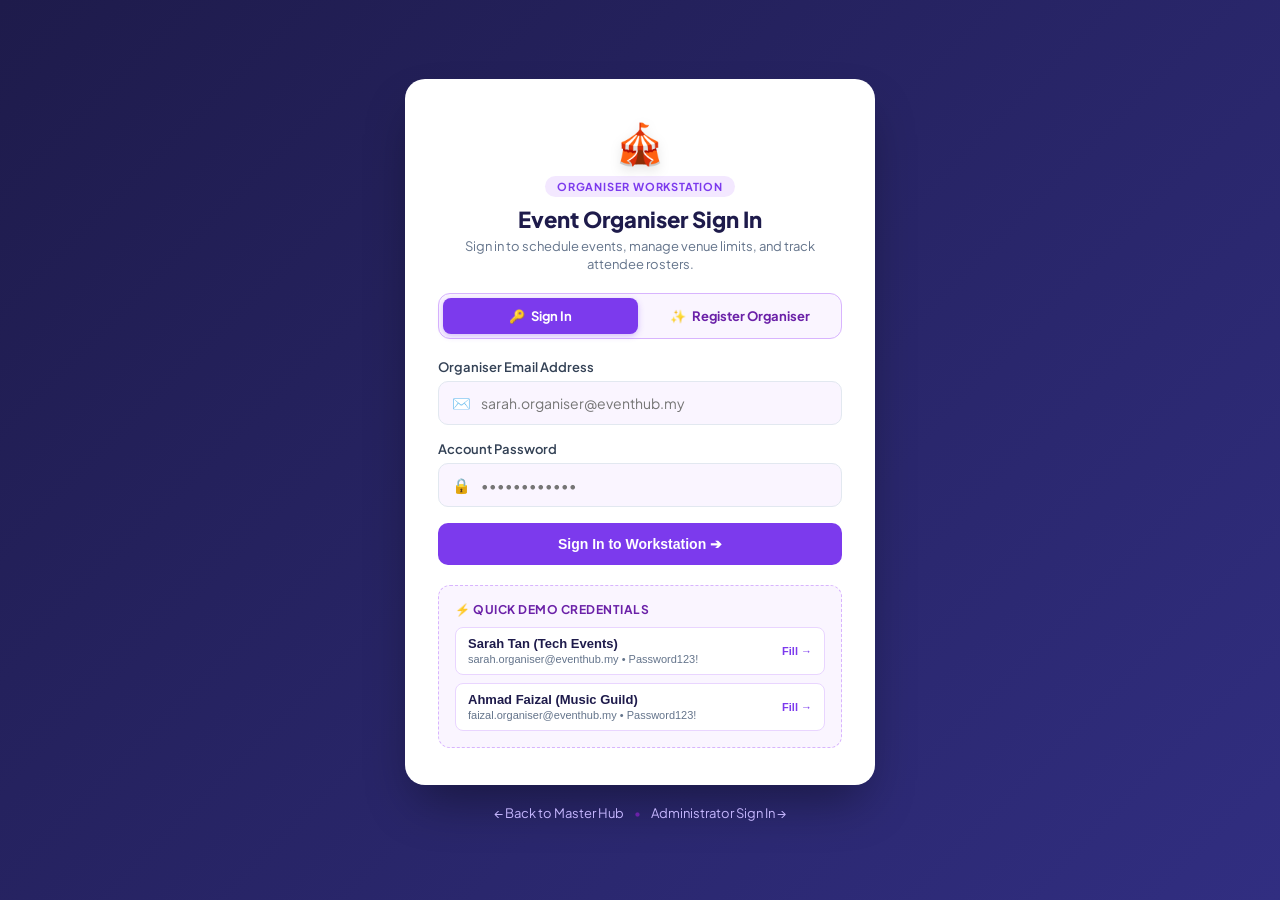
<file: event_ticketing_api/frontends/organiser/login.html>
<!DOCTYPE html>
<html lang="en">
<head>
    <meta charset="UTF-8">
    <meta name="viewport" content="width=device-width, initial-scale=1.0">
    <title>EventHub - Organiser Sign In &amp; Registration</title>
    <link href="https://fonts.googleapis.com/css2?family=Plus+Jakarta+Sans:wght@300;400;500;600;700;800&display=swap" rel="stylesheet">
    <link rel="stylesheet" href="style.css">
    <style>
        body {
            background: linear-gradient(135deg, #1e1b4b 0%, #312e81 100%);
            min-height: 100vh;
            display: flex;
            align-items: center;
            justify-content: center;
            padding: 24px;
            color: #1e1b4b;
        }
        .login-wrapper {
            width: 100%;
            max-width: 470px;
        }
        .login-card {
            background: #ffffff;
            border-radius: 20px;
            box-shadow: 0 25px 50px -12px rgba(0, 0, 0, 0.4);
            padding: 36px 32px;
            border: 1px solid rgba(255, 255, 255, 0.15);
        }
        .login-brand {
            text-align: center;
            margin-bottom: 20px;
        }
        .login-icon {
            font-size: 40px;
            display: inline-block;
            margin-bottom: 6px;
            filter: drop-shadow(0 4px 6px rgba(0,0,0,0.1));
        }
        .login-badge {
            display: inline-block;
            font-size: 11px;
            font-weight: 700;
            text-transform: uppercase;
            letter-spacing: 0.8px;
            background: #f3e8ff;
            color: #7c3aed;
            padding: 4px 12px;
            border-radius: 20px;
            margin-bottom: 8px;
        }
        .login-title {
            font-size: 22px;
            font-weight: 800;
            color: #1e1b4b;
            margin-bottom: 4px;
        }
        .login-subtitle {
            font-size: 13px;
            color: #64748b;
            line-height: 1.4;
        }

        /* Auth Mode Toggle Tabs */
        .auth-toggle {
            display: flex;
            background: #faf5ff;
            border: 1.5px solid #d8b4fe;
            border-radius: 12px;
            padding: 4px;
            margin-bottom: 20px;
            gap: 4px;
        }
        .auth-toggle-btn {
            flex: 1;
            padding: 10px;
            border: none;
            border-radius: 8px;
            font-family: inherit;
            font-size: 13px;
            font-weight: 700;
            cursor: pointer;
            transition: all 0.2s;
            background: transparent;
            color: #6b21a8;
            display: flex;
            align-items: center;
            justify-content: center;
            gap: 6px;
        }
        .auth-toggle-btn.active {
            background: #7c3aed;
            color: #ffffff;
            box-shadow: 0 2px 6px rgba(124, 58, 237, 0.3);
        }

        .form-group {
            margin-bottom: 16px;
            text-align: left;
        }
        .form-group label {
            display: block;
            font-size: 13px;
            font-weight: 600;
            color: #334155;
            margin-bottom: 6px;
        }
        .input-with-icon {
            position: relative;
        }
        .input-icon {
            position: absolute;
            left: 14px;
            top: 50%;
            transform: translateY(-50%);
            font-size: 15px;
            color: #94a3b8;
        }
        .form-control {
            width: 100%;
            padding: 12px 14px 12px 42px;
            border: 1.5px solid #e2e8f0;
            border-radius: 10px;
            font-size: 14px;
            font-family: inherit;
            transition: all 0.2s;
            background: #faf5ff;
        }
        .form-control:focus {
            outline: none;
            border-color: #7c3aed;
            background: #ffffff;
            box-shadow: 0 0 0 3px rgba(124, 58, 237, 0.15);
        }
        .btn-submit {
            width: 100%;
            padding: 13px;
            background: #7c3aed;
            color: #ffffff;
            border: none;
            border-radius: 10px;
            font-size: 14px;
            font-weight: 700;
            cursor: pointer;
            transition: all 0.2s;
            display: flex;
            align-items: center;
            justify-content: center;
            gap: 8px;
            margin-top: 6px;
        }
        .btn-submit:hover:not(:disabled) {
            background: #6d28d9;
            transform: translateY(-1px);
            box-shadow: 0 8px 16px -4px rgba(124, 58, 237, 0.35);
        }
        .btn-submit:disabled {
            opacity: 0.7;
            cursor: not-allowed;
        }
        .alert-box {
            padding: 12px 14px;
            border-radius: 10px;
            font-size: 13px;
            margin-bottom: 18px;
            display: none;
            line-height: 1.4;
        }
        .alert-danger {
            background: #fef2f2;
            border: 1px solid #fecaca;
            color: #991b1b;
        }
        .alert-success {
            background: #ecfdf5;
            border: 1px solid #a7f3d0;
            color: #065f46;
        }
        .alert-info {
            background: #f5f3ff;
            border: 1px solid #ddd6fe;
            color: #5b21b6;
        }
        .demo-credentials-box {
            margin-top: 20px;
            padding: 16px;
            background: #faf5ff;
            border: 1px dashed #d8b4fe;
            border-radius: 12px;
            text-align: left;
        }
        .demo-header {
            display: flex;
            align-items: center;
            justify-content: space-between;
            margin-bottom: 10px;
        }
        .demo-header span {
            font-size: 12px;
            font-weight: 700;
            color: #6b21a8;
            text-transform: uppercase;
            letter-spacing: 0.5px;
        }
        .demo-grid {
            display: flex;
            flex-direction: column;
            gap: 8px;
        }
        .demo-btn {
            background: #ffffff;
            border: 1px solid #e9d5ff;
            padding: 8px 12px;
            border-radius: 8px;
            width: 100%;
            text-align: left;
            cursor: pointer;
            transition: all 0.15s;
            display: flex;
            align-items: center;
            justify-content: space-between;
        }
        .demo-btn:hover {
            border-color: #7c3aed;
            background: #f3e8ff;
        }
        .demo-btn strong {
            display: block;
            font-size: 13px;
            color: #1e1b4b;
        }
        .demo-btn small {
            font-size: 11px;
            color: #64748b;
        }
        .demo-btn .badge-click {
            font-size: 11px;
            color: #7c3aed;
            font-weight: 600;
        }
        .footer-nav {
            text-align: center;
            margin-top: 20px;
            font-size: 13px;
        }
        .footer-nav a {
            color: #c4b5fd;
            text-decoration: none;
            transition: color 0.15s;
        }
        .footer-nav a:hover {
            color: #ffffff;
        }
        .footer-nav .divider {
            color: #6b21a8;
            margin: 0 8px;
        }
    </style>
</head>
<body>
    <div class="login-wrapper">
        <div class="login-card">
            <div class="login-brand">
                <span class="login-icon">🎪</span><br>
                <span class="login-badge">Organiser Workstation</span>
                <h1 class="login-title" id="page-heading">Event Organiser Sign In</h1>
                <p class="login-subtitle" id="page-subheading">Sign in to schedule events, manage venue limits, and track attendee rosters.</p>
            </div>

            <!-- Auth Mode Toggle Tabs -->
            <div class="auth-toggle">
                <button type="button" class="auth-toggle-btn active" id="btn-toggle-login" onclick="switchAuthMode('login')">
                    <span>🔑</span> Sign In
                </button>
                <button type="button" class="auth-toggle-btn" id="btn-toggle-register" onclick="switchAuthMode('register')">
                    <span>✨</span> Register Organiser
                </button>
            </div>

            <!-- Existing Session Banner -->
            <div id="session-banner" class="alert-box alert-info">
                <div>You are signed in as <strong id="session-name">Organiser</strong>.</div>
                <div style="margin-top: 8px; display: flex; gap: 8px;">
                    <a href="index.html" class="btn btn-primary btn-sm" style="flex:1; text-align:center; background:#7c3aed;">Enter Workstation ➔</a>
                    <button type="button" class="btn btn-outline-danger btn-sm" onclick="clearExistingSession()">Switch User</button>
                </div>
            </div>

            <!-- Alerts -->
            <div id="error-alert" class="alert-box alert-danger"></div>
            <div id="success-alert" class="alert-box alert-success"></div>

            <!-- FORM 1: Sign In Form -->
            <form id="organiser-login-form" onsubmit="handleOrganiserLogin(event)">
                <div class="form-group">
                    <label for="organiser-email">Organiser Email Address</label>
                    <div class="input-with-icon">
                        <span class="input-icon">✉️</span>
                        <input type="email" id="organiser-email" class="form-control" placeholder="sarah.organiser@eventhub.my" required autocomplete="username">
                    </div>
                </div>

                <div class="form-group">
                    <label for="organiser-password">Account Password</label>
                    <div class="input-with-icon">
                        <span class="input-icon">🔒</span>
                        <input type="password" id="organiser-password" class="form-control" placeholder="••••••••••••" required autocomplete="current-password">
                    </div>
                </div>

                <button type="submit" id="btn-login-submit" class="btn-submit">
                    Sign In to Workstation ➔
                </button>
            </form>

            <!-- FORM 2: Register Organiser Form -->
            <form id="organiser-register-form" style="display:none;" onsubmit="handleOrganiserRegister(event)">
                <div class="form-group">
                    <label for="reg-org-name">Organiser / Organization Name</label>
                    <div class="input-with-icon">
                        <span class="input-icon">🏢</span>
                        <input type="text" id="reg-org-name" class="form-control" placeholder="e.g. Cyberjaya Tech Guild" required minlength="3">
                    </div>
                </div>

                <div class="form-group">
                    <label for="reg-org-email">Official Contact Email</label>
                    <div class="input-with-icon">
                        <span class="input-icon">✉️</span>
                        <input type="email" id="reg-org-email" class="form-control" placeholder="e.g. contact@cyberguild.my" required>
                    </div>
                </div>

                <div class="form-group">
                    <label for="reg-org-phone">Contact Phone Number (Optional)</label>
                    <div class="input-with-icon">
                        <span class="input-icon">📱</span>
                        <input type="tel" id="reg-org-phone" class="form-control" placeholder="+6013-8889999">
                    </div>
                </div>

                <div class="form-group">
                    <label for="reg-org-password">Create Password (min. 6 characters)</label>
                    <div class="input-with-icon">
                        <span class="input-icon">🔒</span>
                        <input type="password" id="reg-org-password" class="form-control" placeholder="••••••••••••" required minlength="6">
                    </div>
                </div>

                <button type="submit" id="btn-reg-submit" class="btn-submit">
                    Register Organiser &amp; Enter ➔
                </button>
            </form>

            <!-- Quick Demo Credentials Fill (Only shown on Login tab) -->
            <div id="demo-box" class="demo-credentials-box">
                <div class="demo-header">
                    <span>⚡ Quick Demo Credentials</span>
                </div>
                <div class="demo-grid">
                    <button type="button" class="demo-btn" onclick="fillOrganiserCredentials('sarah.organiser@eventhub.my', 'Password123!')">
                        <div>
                            <strong>Sarah Tan (Tech Events)</strong>
                            <small>sarah.organiser@eventhub.my &bull; Password123!</small>
                        </div>
                        <span class="badge-click">Fill &rarr;</span>
                    </button>
                    <button type="button" class="demo-btn" onclick="fillOrganiserCredentials('faizal.organiser@eventhub.my', 'Password123!')">
                        <div>
                            <strong>Ahmad Faizal (Music Guild)</strong>
                            <small>faizal.organiser@eventhub.my &bull; Password123!</small>
                        </div>
                        <span class="badge-click">Fill &rarr;</span>
                    </button>
                </div>
            </div>
        </div>

        <div class="footer-nav">
            <a href="../../index.html">&larr; Back to Master Hub</a>
            <span class="divider">&bull;</span>
            <a href="../admin/login.html">Administrator Sign In &rarr;</a>
        </div>
    </div>

    <script src="../../shared/js/api-client.js"></script>
    <script>
        document.addEventListener('DOMContentLoaded', () => {
            const token = ApiClient.getToken();
            const user = ApiClient.getUser();

            if (token && user && (user.role === 'organiser' || user.role === 'admin')) {
                document.getElementById('session-banner').style.display = 'block';
                document.getElementById('session-name').textContent = user.full_name || 'Organiser';
            }
        });

        function switchAuthMode(mode) {
            hideAlerts();
            const btnLogin = document.getElementById('btn-toggle-login');
            const btnReg = document.getElementById('btn-toggle-register');
            const formLogin = document.getElementById('organiser-login-form');
            const formReg = document.getElementById('organiser-register-form');
            const demoBox = document.getElementById('demo-box');
            const heading = document.getElementById('page-heading');
            const subheading = document.getElementById('page-subheading');

            if (mode === 'register') {
                btnLogin.classList.remove('active');
                btnReg.classList.add('active');
                formLogin.style.display = 'none';
                formReg.style.display = 'block';
                demoBox.style.display = 'none';
                heading.textContent = 'Register New Organiser';
                subheading.textContent = 'Create an event host account to publish schedules, manage venue limits, and track bookings.';
            } else {
                btnReg.classList.remove('active');
                btnLogin.classList.add('active');
                formReg.style.display = 'none';
                formLogin.style.display = 'block';
                demoBox.style.display = 'block';
                heading.textContent = 'Event Organiser Sign In';
                subheading.textContent = 'Sign in to schedule events, manage venue limits, and track attendee rosters.';
            }
        }

        function clearExistingSession() {
            localStorage.removeItem('eventhub_token');
            localStorage.removeItem('eventhub_user');
            document.getElementById('session-banner').style.display = 'none';
        }

        function fillOrganiserCredentials(email, pass) {
            document.getElementById('organiser-email').value = email;
            document.getElementById('organiser-password').value = pass;
            hideAlerts();
        }

        function hideAlerts() {
            document.getElementById('error-alert').style.display = 'none';
            document.getElementById('success-alert').style.display = 'none';
        }

        // LOGIN HANDLER
        async function handleOrganiserLogin(e) {
            e.preventDefault();
            hideAlerts();

            const email = document.getElementById('organiser-email').value.trim();
            const password = document.getElementById('organiser-password').value;
            const btn = document.getElementById('btn-login-submit');

            if (!email || !password) {
                showError("Please enter both email and password.");
                return;
            }

            btn.disabled = true;
            btn.innerHTML = "Authenticating with REST API...";

            try {
                const res = await ApiClient.post('auth/login', { email, password });

                if (!res.data || !res.data.token) {
                    throw new Error("Invalid response envelope received from server.");
                }

                // Check Role-Based Access Control
                if (res.data.user.role !== 'organiser' && res.data.user.role !== 'admin') {
                    showError(`Access Denied: This account is registered as '${res.data.user.role}'. Only users with 'organiser' (or 'admin') privileges can access this workstation.`);
                    btn.disabled = false;
                    btn.innerHTML = "Sign In to Workstation ➔";
                    return;
                }

                // Store credentials
                ApiClient.setSession(res.data.token, res.data.user);

                const successBox = document.getElementById('success-alert');
                successBox.textContent = `Welcome back, ${res.data.user.full_name}! Redirecting to Organiser Workstation...`;
                successBox.style.display = 'block';

                setTimeout(() => {
                    window.location.href = 'index.html';
                }, 600);

            } catch (err) {
                console.error("Login failed:", err);
                const msg = err.message || "Invalid email or password combination.";
                showError(msg);
                btn.disabled = false;
                btn.innerHTML = "Sign In to Workstation ➔";
            }
        }

        // REGISTER HANDLER
        async function handleOrganiserRegister(e) {
            e.preventDefault();
            hideAlerts();

            const fullName = document.getElementById('reg-org-name').value.trim();
            const email = document.getElementById('reg-org-email').value.trim();
            const phone = document.getElementById('reg-org-phone').value.trim();
            const password = document.getElementById('reg-org-password').value;
            const btn = document.getElementById('btn-reg-submit');

            if (!fullName || !email || !password) {
                showError("Please fill in all required fields.");
                return;
            }

            if (password.length < 6) {
                showError("Password must be at least 6 characters long.");
                return;
            }

            btn.disabled = true;
            btn.innerHTML = "Registering Organiser...";

            try {
                const payload = {
                    full_name: fullName,
                    email: email,
                    password: password,
                    role: 'organiser',
                    phone_number: phone || null
                };

                const res = await ApiClient.post('auth/register', payload);

                if (!res.data || !res.data.token) {
                    throw new Error("Invalid registration response envelope from server.");
                }

                // Automatically log in newly registered organiser
                ApiClient.setSession(res.data.token, res.data.user);

                const successBox = document.getElementById('success-alert');
                successBox.textContent = `Organiser account created! Welcome, ${res.data.user.full_name}! Redirecting...`;
                successBox.style.display = 'block';

                setTimeout(() => {
                    window.location.href = 'index.html';
                }, 600);

            } catch (err) {
                console.error("Registration failed:", err);
                const msg = err.message || "Registration failed. This email may already be registered.";
                showError(msg);
                btn.disabled = false;
                btn.innerHTML = "Register Organiser & Enter ➔";
            }
        }

        function showError(msg) {
            const errBox = document.getElementById('error-alert');
            errBox.textContent = msg;
            errBox.style.display = 'block';
        }
    </script>
</body>
</html>
</file>
<file: event_ticketing_api/frontends/admin/style.css>
:root {
    --primary: #2563eb;
    --primary-hover: #1d4ed8;
    --bg-dark: #0f172a;
    --bg-surface: #1e293b;
    --bg-card: #ffffff;
    --bg-body: #f8fafc;
    --text-primary: #0f172a;
    --text-muted: #64748b;
    --border: #e2e8f0;
    --success: #10b981;
    --danger: #ef4444;
    --warning: #f59e0b;
}

* {
    box-sizing: border-box;
    margin: 0;
    padding: 0;
}

body {
    font-family: 'Plus Jakarta Sans', -apple-system, BlinkMacSystemFont, sans-serif;
    background-color: var(--bg-body);
    color: var(--text-primary);
    line-height: 1.5;
}

.app-layout {
    display: flex;
    min-height: 100vh;
}

/* Sidebar */
.sidebar {
    width: 260px;
    background-color: var(--bg-surface);
    color: #ffffff;
    display: flex;
    flex-direction: column;
    padding: 24px 16px;
    flex-shrink: 0;
}

.brand {
    display: flex;
    align-items: center;
    gap: 12px;
    padding-bottom: 24px;
    border-bottom: 1px solid rgba(255, 255, 255, 0.1);
}

.brand-icon {
    font-size: 28px;
}

.brand-text h2 {
    font-size: 18px;
    font-weight: 700;
}

.brand-text span {
    font-size: 11px;
    color: #94a3b8;
    text-transform: uppercase;
    letter-spacing: 0.5px;
}

.sidebar-nav {
    display: flex;
    flex-direction: column;
    gap: 6px;
    margin-top: 24px;
    flex: 1;
}

.nav-item {
    display: flex;
    align-items: center;
    gap: 12px;
    padding: 12px 14px;
    border-radius: 8px;
    color: #cbd5e1;
    text-decoration: none;
    font-size: 14px;
    font-weight: 500;
    transition: all 0.2s;
}

.nav-item:hover, .nav-item.active {
    background-color: var(--primary);
    color: #ffffff;
}

.sidebar-footer {
    border-top: 1px solid rgba(255, 255, 255, 0.1);
    padding-top: 16px;
}

.user-pill {
    display: flex;
    align-items: center;
    gap: 10px;
}

.user-avatar {
    width: 38px;
    height: 38px;
    border-radius: 50%;
    background-color: var(--primary);
    display: flex;
    align-items: center;
    justify-content: center;
    font-weight: 700;
    font-size: 13px;
}

.user-info strong {
    display: block;
    font-size: 13px;
}

.user-info small {
    display: block;
    font-size: 11px;
    color: #94a3b8;
}

/* Main Content */
.main-content {
    flex: 1;
    padding: 32px 40px;
    overflow-y: auto;
}

.topbar {
    display: flex;
    justify-content: space-between;
    align-items: center;
    margin-bottom: 28px;
}

.topbar-left h1 {
    font-size: 24px;
    font-weight: 700;
}

.topbar-left .subtitle {
    font-size: 13px;
    color: var(--text-muted);
}

.topbar-right {
    display: flex;
    align-items: center;
    gap: 12px;
}

.badge-role {
    background-color: #dbeafe;
    color: var(--primary);
    padding: 6px 12px;
    border-radius: 20px;
    font-size: 12px;
    font-weight: 600;
}

/* Cards & Tabs */
.tab-pane {
    display: none;
}

.tab-pane.active {
    display: block;
}

.metrics-grid {
    display: grid;
    grid-template-columns: repeat(auto-fit, minmax(220px, 1fr));
    gap: 20px;
}

.metric-card {
    background-color: #ffffff;
    padding: 20px;
    border-radius: 12px;
    border: 1px solid var(--border);
    display: flex;
    align-items: center;
    gap: 16px;
    box-shadow: 0 1px 3px rgba(0,0,0,0.05);
}

.metric-icon {
    width: 48px;
    height: 48px;
    border-radius: 10px;
    display: flex;
    align-items: center;
    justify-content: center;
    font-size: 22px;
}

.bg-blue { background: #eff6ff; }
.bg-purple { background: #f3e8ff; }
.bg-green { background: #ecfdf5; }
.bg-amber { background: #fffbeb; }

.metric-data .label {
    font-size: 12px;
    color: var(--text-muted);
    font-weight: 500;
}

.metric-data h3 {
    font-size: 20px;
    font-weight: 700;
    margin-top: 4px;
}

.card {
    background: #ffffff;
    border-radius: 12px;
    border: 1px solid var(--border);
    box-shadow: 0 1px 3px rgba(0,0,0,0.05);
    overflow: hidden;
}

.card-header {
    padding: 18px 24px;
    border-bottom: 1px solid var(--border);
}

.card-header h3 {
    font-size: 16px;
    font-weight: 700;
}

.card-subtitle {
    font-size: 12px;
    color: var(--text-muted);
    margin-top: 2px;
}

.card-body {
    padding: 24px;
}

.grid-2-col {
    display: grid;
    grid-template-columns: 1fr 1fr;
    gap: 24px;
}

/* Tables */
.table-responsive {
    overflow-x: auto;
}

.data-table {
    width: 100%;
    border-collapse: collapse;
    font-size: 13px;
    text-align: left;
}

.data-table th {
    background-color: #f8fafc;
    color: var(--text-muted);
    font-weight: 600;
    padding: 12px 16px;
    border-bottom: 1px solid var(--border);
    white-space: nowrap;
}

.data-table td {
    padding: 14px 16px;
    border-bottom: 1px solid var(--border);
    vertical-align: middle;
}

.data-table tr:hover td {
    background-color: #f1f5f9;
}

/* Buttons */
.btn {
    display: inline-flex;
    align-items: center;
    justify-content: center;
    gap: 6px;
    padding: 8px 16px;
    border-radius: 8px;
    font-size: 13px;
    font-weight: 600;
    cursor: pointer;
    border: none;
    text-decoration: none;
    transition: all 0.2s;
}

.btn-primary { background: var(--primary); color: #ffffff; }
.btn-primary:hover { background: var(--primary-hover); }

.btn-secondary { background: #e2e8f0; color: #334155; }
.btn-secondary:hover { background: #cbd5e1; }

.btn-outline { border: 1px solid var(--border); background: transparent; color: #334155; }
.btn-outline:hover { background: #f1f5f9; }

.btn-outline-danger { border: 1px solid #fca5a5; background: transparent; color: var(--danger); }
.btn-outline-danger:hover { background: #fee2e2; }

.btn-danger { background: var(--danger); color: #ffffff; }
.btn-sm { padding: 5px 10px; font-size: 12px; }
.w-full { width: 100%; }
.mt-2 { margin-top: 8px; }
.mt-3 { margin-top: 12px; }
.mt-4 { margin-top: 16px; }
.mb-3 { margin-bottom: 12px; }
.flex-between { display: flex; justify-content: space-between; align-items: center; }

.badge {
    display: inline-block;
    padding: 4px 8px;
    border-radius: 6px;
    font-size: 11px;
    font-weight: 600;
    text-transform: capitalize;
}

.badge-published { background: #dcfce7; color: #15803d; }
.badge-cancelled { background: #fee2e2; color: #b91c1c; }
.badge-confirmed { background: #dcfce7; color: #15803d; }

/* Modals */
.modal-overlay {
    position: fixed;
    top: 0;
    left: 0;
    right: 0;
    bottom: 0;
    background: rgba(15, 23, 42, 0.6);
    backdrop-filter: blur(4px);
    display: flex;
    align-items: center;
    justify-content: center;
    z-index: 1000;
}

.modal-box {
    background: #ffffff;
    width: 100%;
    max-width: 520px;
    border-radius: 14px;
    box-shadow: 0 20px 25px -5px rgba(0, 0, 0, 0.1);
    padding: 24px;
}

.modal-header {
    display: flex;
    justify-content: space-between;
    align-items: center;
    margin-bottom: 20px;
}

.modal-header h3 { font-size: 18px; font-weight: 700; }
.btn-close { background: none; border: none; font-size: 18px; cursor: pointer; color: var(--text-muted); }

.form-group {
    margin-bottom: 16px;
}

.form-group label {
    display: block;
    font-size: 12px;
    font-weight: 600;
    margin-bottom: 6px;
    color: #475569;
}

.form-input {
    width: 100%;
    padding: 10px 12px;
    border: 1px solid var(--border);
    border-radius: 8px;
    font-size: 13px;
    font-family: inherit;
    outline: none;
    transition: border-color 0.2s;
}

.form-input:focus { border-color: var(--primary); }

.modal-actions {
    display: flex;
    justify-content: flex-end;
    gap: 12px;
    margin-top: 24px;
}

.hidden { display: none !important; }

.system-specs li {
    padding: 8px 0;
    border-bottom: 1px dashed var(--border);
    font-size: 13px;
}

.alert-box.success {
    background: #f0fdf4;
    border: 1px solid #bbf7d0;
    color: #166534;
    padding: 12px;
    border-radius: 8px;
    font-size: 13px;
}
</file>
<file: event_ticketing_api/frontends/organiser/style.css>
:root {
    --primary: #7c3aed;
    --primary-hover: #6d28d9;
    --bg-dark: #0f172a;
    --bg-surface: #1e1b4b;
    --bg-body: #faf5ff;
    --text-primary: #1e1b4b;
    --text-muted: #64748b;
    --border: #e9d5ff;
    --success: #10b981;
    --danger: #ef4444;
}

* { box-sizing: border-box; margin: 0; padding: 0; }
body { font-family: 'Plus Jakarta Sans', sans-serif; background-color: var(--bg-body); color: var(--text-primary); }

.app-layout { display: flex; min-height: 100vh; }
.sidebar { width: 260px; background-color: var(--bg-surface); color: #fff; padding: 24px 16px; display: flex; flex-direction: column; }
.brand { display: flex; align-items: center; gap: 12px; padding-bottom: 24px; border-bottom: 1px solid rgba(255,255,255,0.1); }
.brand-icon { font-size: 28px; }
.brand-text h2 { font-size: 18px; font-weight: 700; color: #fff; }
.brand-text span { font-size: 11px; color: #c4b5fd; text-transform: uppercase; }

.sidebar-nav { display: flex; flex-direction: column; gap: 6px; margin-top: 24px; flex: 1; }
.nav-item { display: flex; align-items: center; gap: 12px; padding: 12px 14px; border-radius: 8px; color: #ddd6fe; text-decoration: none; font-size: 14px; font-weight: 500; transition: all 0.2s; }
.nav-item:hover, .nav-item.active { background-color: var(--primary); color: #fff; }

.sidebar-footer { border-top: 1px solid rgba(255,255,255,0.1); padding-top: 16px; }
.user-pill { display: flex; align-items: center; gap: 10px; }
.user-avatar { width: 38px; height: 38px; border-radius: 50%; background-color: var(--primary); display: flex; align-items: center; justify-content: center; font-weight: 700; font-size: 13px; }
.user-info strong { display: block; font-size: 13px; color: #fff; }
.user-info small { display: block; font-size: 11px; color: #c4b5fd; }

.main-content { flex: 1; padding: 32px 40px; overflow-y: auto; }
.topbar { display: flex; justify-content: space-between; align-items: center; margin-bottom: 28px; }
.topbar-left h1 { font-size: 24px; font-weight: 700; }
.topbar-left .subtitle { font-size: 13px; color: var(--text-muted); }
.topbar-right { display: flex; align-items: center; gap: 12px; }
.badge-role { background-color: #f3e8ff; color: var(--primary); padding: 6px 12px; border-radius: 20px; font-size: 12px; font-weight: 600; }

.tab-pane { display: none; }
.tab-pane.active { display: block; }

/* Event Cards Grid */
.events-grid { display: grid; grid-template-columns: repeat(auto-fill, minmax(320px, 1fr)); gap: 24px; }
.event-card { background: #fff; border-radius: 12px; border: 1px solid var(--border); overflow: hidden; box-shadow: 0 2px 4px rgba(0,0,0,0.04); display: flex; flex-direction: column; }
.event-card-img { height: 160px; width: 100%; object-fit: cover; }
.event-card-body { padding: 18px; flex: 1; display: flex; flex-direction: column; }
.event-card-title { font-size: 16px; font-weight: 700; margin-bottom: 6px; }
.event-card-meta { font-size: 12px; color: var(--text-muted); margin-bottom: 12px; }
.progress-bar-container { background: #f1f5f9; border-radius: 10px; height: 8px; margin: 12px 0 6px; overflow: hidden; }
.progress-bar { background: var(--primary); height: 100%; border-radius: 10px; }
.card-actions { display: flex; gap: 8px; margin-top: auto; padding-top: 16px; border-top: 1px solid #f1f5f9; }

.card { background: #fff; border-radius: 12px; border: 1px solid var(--border); box-shadow: 0 1px 3px rgba(0,0,0,0.05); }
.max-w-700 { max-width: 700px; margin: 0 auto; }
.card-header { padding: 18px 24px; border-bottom: 1px solid var(--border); }
.card-body { padding: 24px; }
.card-subtitle { font-size: 12px; color: var(--text-muted); margin-top: 2px; }

.form-group { margin-bottom: 16px; }
.form-group label { display: block; font-size: 12px; font-weight: 600; margin-bottom: 6px; color: #475569; }
.form-input { width: 100%; padding: 10px 12px; border: 1px solid #cbd5e1; border-radius: 8px; font-size: 13px; font-family: inherit; }
.form-input:focus { border-color: var(--primary); outline: none; }
.grid-2-col { display: grid; grid-template-columns: 1fr 1fr; gap: 16px; }
.form-actions { display: flex; justify-content: flex-end; gap: 12px; margin-top: 24px; }
.hint { font-weight: 400; color: #94a3b8; font-size: 11px; }

/* Buttons & Tables */
.btn { display: inline-flex; align-items: center; justify-content: center; gap: 6px; padding: 8px 16px; border-radius: 8px; font-size: 13px; font-weight: 600; cursor: pointer; border: none; text-decoration: none; }
.btn-primary { background: var(--primary); color: #fff; }
.btn-primary:hover { background: var(--primary-hover); }
.btn-secondary { background: #e2e8f0; color: #334155; }
.btn-outline { border: 1px solid #cbd5e1; background: transparent; color: #334155; }
.btn-outline-danger { border: 1px solid #fca5a5; background: transparent; color: var(--danger); }
.btn-sm { padding: 5px 10px; font-size: 12px; }
.w-full { width: 100%; }
.mt-2 { margin-top: 8px; }

.data-table { width: 100%; border-collapse: collapse; font-size: 13px; text-align: left; }
.data-table th { background: #f8fafc; color: var(--text-muted); padding: 12px 16px; border-bottom: 1px solid var(--border); }
.data-table td { padding: 14px 16px; border-bottom: 1px solid var(--border); }

/* Modal */
.modal-overlay { position: fixed; top: 0; left: 0; right: 0; bottom: 0; background: rgba(15, 23, 42, 0.6); backdrop-filter: blur(4px); display: flex; align-items: center; justify-content: center; z-index: 1000; }
.modal-box { background: #fff; border-radius: 14px; padding: 24px; max-width: 450px; width: 100%; }
.modal-header { display: flex; justify-content: space-between; align-items: center; margin-bottom: 16px; }
.btn-close { background: none; border: none; font-size: 18px; cursor: pointer; }
.text-center { text-align: center; }
.hidden { display: none !important; }
</file>
<file: event_ticketing_api/frontends/customer/style.css>
:root {
    --primary: #2563eb;
    --primary-hover: #1d4ed8;
    --bg-body: #f8fafc;
    --text-primary: #0f172a;
    --text-muted: #64748b;
    --border: #e2e8f0;
    --success: #10b981;
    --danger: #ef4444;
}

* { box-sizing: border-box; margin: 0; padding: 0; }
body { font-family: 'Plus Jakarta Sans', sans-serif; background-color: var(--bg-body); color: var(--text-primary); line-height: 1.5; }

.app-container { min-height: 100vh; display: flex; flex-direction: column; }

/* Navbar */
.navbar { background: #ffffff; border-bottom: 1px solid var(--border); padding: 14px 40px; display: flex; justify-content: space-between; align-items: center; position: sticky; top: 0; z-index: 100; }
.nav-brand { display: flex; align-items: center; gap: 10px; font-weight: 800; font-size: 18px; color: #1e293b; }
.logo-emoji { font-size: 24px; }
.nav-links { display: flex; gap: 24px; }
.nav-link { text-decoration: none; font-size: 14px; font-weight: 600; color: var(--text-muted); transition: color 0.2s; }
.nav-link.active, .nav-link:hover { color: var(--primary); }
.nav-user { display: flex; align-items: center; gap: 14px; }
.user-chip { display: flex; align-items: center; gap: 8px; background: #f1f5f9; padding: 4px 12px 4px 6px; border-radius: 20px; font-size: 13px; font-weight: 600; }
.user-avatar { width: 28px; height: 28px; border-radius: 50%; background: var(--primary); color: #fff; display: flex; align-items: center; justify-content: center; font-size: 11px; }

/* Hero */
.hero-section { background: linear-gradient(135deg, #1e293b 0%, #0f172a 100%); color: #fff; padding: 56px 40px 48px; text-align: center; }
.hero-content { max-width: 800px; margin: 0 auto; }
.hero-content h1 { font-size: 36px; font-weight: 800; margin-bottom: 12px; }
.hero-content p { font-size: 15px; color: #94a3b8; margin-bottom: 32px; }

.search-box-wrapper { display: flex; gap: 12px; background: #fff; padding: 8px; border-radius: 12px; box-shadow: 0 10px 25px -5px rgba(0,0,0,0.2); max-width: 680px; margin: 0 auto 24px; }
.search-input-group { display: flex; align-items: center; gap: 10px; flex: 1; padding: 0 12px; }
.search-icon { font-size: 18px; color: var(--text-muted); }
.search-input { width: 100%; border: none; outline: none; font-size: 14px; font-family: inherit; }
.sort-select { border: 1px solid var(--border); border-radius: 8px; padding: 8px 12px; font-size: 13px; outline: none; font-family: inherit; background: #f8fafc; }

.category-pills { display: flex; justify-content: center; gap: 10px; flex-wrap: wrap; }
.pill { background: rgba(255,255,255,0.1); color: #e2e8f0; border: 1px solid rgba(255,255,255,0.2); padding: 6px 16px; border-radius: 20px; font-size: 13px; font-weight: 500; cursor: pointer; transition: all 0.2s; }
.pill:hover, .pill.active { background: #fff; color: #0f172a; font-weight: 600; }

/* Content */
.content-wrapper { max-width: 1200px; margin: 0 auto; padding: 40px 20px; width: 100%; flex: 1; }
.section-header { display: flex; justify-content: space-between; align-items: center; margin-bottom: 28px; }
.section-header h2 { font-size: 22px; font-weight: 700; }

/* Events Grid */
.events-grid { display: grid; grid-template-columns: repeat(auto-fill, minmax(320px, 1fr)); gap: 28px; }
.event-card { background: #fff; border-radius: 14px; border: 1px solid var(--border); overflow: hidden; box-shadow: 0 2px 6px rgba(0,0,0,0.04); display: flex; flex-direction: column; transition: transform 0.2s, box-shadow 0.2s; }
.event-card:hover { transform: translateY(-4px); box-shadow: 0 12px 20px -8px rgba(0,0,0,0.1); }
.event-banner { height: 180px; width: 100%; object-fit: cover; }
.event-body { padding: 20px; flex: 1; display: flex; flex-direction: column; }
.event-category-tag { font-size: 11px; font-weight: 700; text-transform: uppercase; margin-bottom: 6px; }
.event-title { font-size: 17px; font-weight: 700; margin-bottom: 8px; }
.event-meta { font-size: 13px; color: var(--text-muted); margin-bottom: 12px; }
.event-desc { font-size: 13px; color: #475569; margin-bottom: 16px; flex: 1; }
.event-footer { display: flex; justify-content: space-between; align-items: center; border-top: 1px solid #f1f5f9; padding-top: 16px; margin-top: auto; }
.ticket-price { font-size: 20px; font-weight: 800; color: #0f172a; }
.ticket-seats { font-size: 11px; color: #16a34a; font-weight: 600; }

/* Bookings Cards */
.bookings-grid { display: grid; grid-template-columns: repeat(auto-fill, minmax(360px, 1fr)); gap: 24px; }
.booking-card { background: #fff; border-radius: 14px; border: 1px solid var(--border); padding: 22px; box-shadow: 0 2px 6px rgba(0,0,0,0.04); }
.booking-card-header { display: flex; justify-content: space-between; align-items: flex-start; margin-bottom: 14px; }
.booking-ref-badge { background: #eff6ff; color: #2563eb; padding: 4px 10px; border-radius: 6px; font-family: monospace; font-size: 13px; font-weight: 700; }
.booking-status-confirmed { color: #15803d; font-size: 12px; font-weight: 700; text-transform: uppercase; }
.booking-status-cancelled { color: #b91c1c; font-size: 12px; font-weight: 700; text-transform: uppercase; }
.booking-actions { display: flex; gap: 10px; margin-top: 18px; border-top: 1px solid #f1f5f9; padding-top: 16px; }

/* Buttons */
.btn { display: inline-flex; align-items: center; justify-content: center; gap: 6px; padding: 9px 18px; border-radius: 8px; font-size: 13px; font-weight: 600; cursor: pointer; border: none; text-decoration: none; }
.btn-primary { background: var(--primary); color: #fff; }
.btn-primary:hover { background: var(--primary-hover); }
.btn-secondary { background: #e2e8f0; color: #334155; }
.btn-outline { border: 1px solid var(--border); background: transparent; color: #334155; }
.btn-outline-danger { border: 1px solid #fca5a5; background: transparent; color: var(--danger); }
.btn-outline-danger:hover { background: #fee2e2; }
.btn-sm { padding: 5px 12px; font-size: 12px; }

/* Modals */
.modal-overlay { position: fixed; top: 0; left: 0; right: 0; bottom: 0; background: rgba(15, 23, 42, 0.65); backdrop-filter: blur(4px); display: flex; align-items: center; justify-content: center; z-index: 1000; }
.modal-box { background: #fff; border-radius: 16px; padding: 28px; max-width: 480px; width: 100%; box-shadow: 0 25px 50px -12px rgba(0, 0, 0, 0.25); }
.modal-header { display: flex; justify-content: space-between; align-items: center; margin-bottom: 20px; }
.btn-close { background: none; border: none; font-size: 20px; cursor: pointer; color: var(--text-muted); }

.booking-event-summary { background: #f8fafc; border: 1px solid var(--border); border-radius: 10px; padding: 14px; margin-bottom: 20px; }
.booking-event-summary h4 { font-size: 16px; margin-bottom: 4px; }
.price-tag { margin-top: 8px; font-size: 13px; }

.qty-selector { display: flex; align-items: center; gap: 12px; }
.btn-qty { width: 36px; height: 36px; border-radius: 8px; border: 1px solid var(--border); background: #f8fafc; font-size: 18px; font-weight: bold; cursor: pointer; }
.qty-input { width: 60px; text-align: center; border: 1px solid var(--border); border-radius: 8px; padding: 6px; font-size: 16px; font-weight: 700; }

.form-group { margin-bottom: 18px; }
.form-group label { display: block; font-size: 12px; font-weight: 600; margin-bottom: 6px; color: #475569; }
.form-input { width: 100%; padding: 10px 12px; border: 1px solid var(--border); border-radius: 8px; font-size: 13px; outline: none; font-family: inherit; }

.order-summary-box { background: #f8fafc; border-radius: 10px; padding: 14px; margin-bottom: 24px; border: 1px dashed var(--border); }
.order-row { display: flex; justify-content: space-between; font-size: 13px; margin-bottom: 6px; }
.order-row.total { border-top: 1px solid var(--border); padding-top: 8px; margin-top: 8px; font-size: 15px; }

.modal-actions { display: flex; justify-content: flex-end; gap: 12px; }

/* QR Pass Ticket Modal Styling */
.ticket-card-content { background: #f8fafc; border: 2px dashed #cbd5e1; border-radius: 14px; padding: 24px; margin-bottom: 20px; }
.ticket-badge-confirmed { display: inline-block; background: #dcfce7; color: #15803d; padding: 4px 12px; border-radius: 20px; font-size: 11px; font-weight: 800; letter-spacing: 0.5px; }
.qr-frame img { width: 180px; height: 180px; border-radius: 12px; border: 2px solid #e2e8f0; margin: 16px 0; background: #fff; padding: 6px; }
.ticket-meta-info { font-size: 13px; text-align: left; background: #fff; padding: 12px; border-radius: 8px; border: 1px solid var(--border); }

.hidden { display: none !important; }
.text-center { text-align: center; }
</file>
